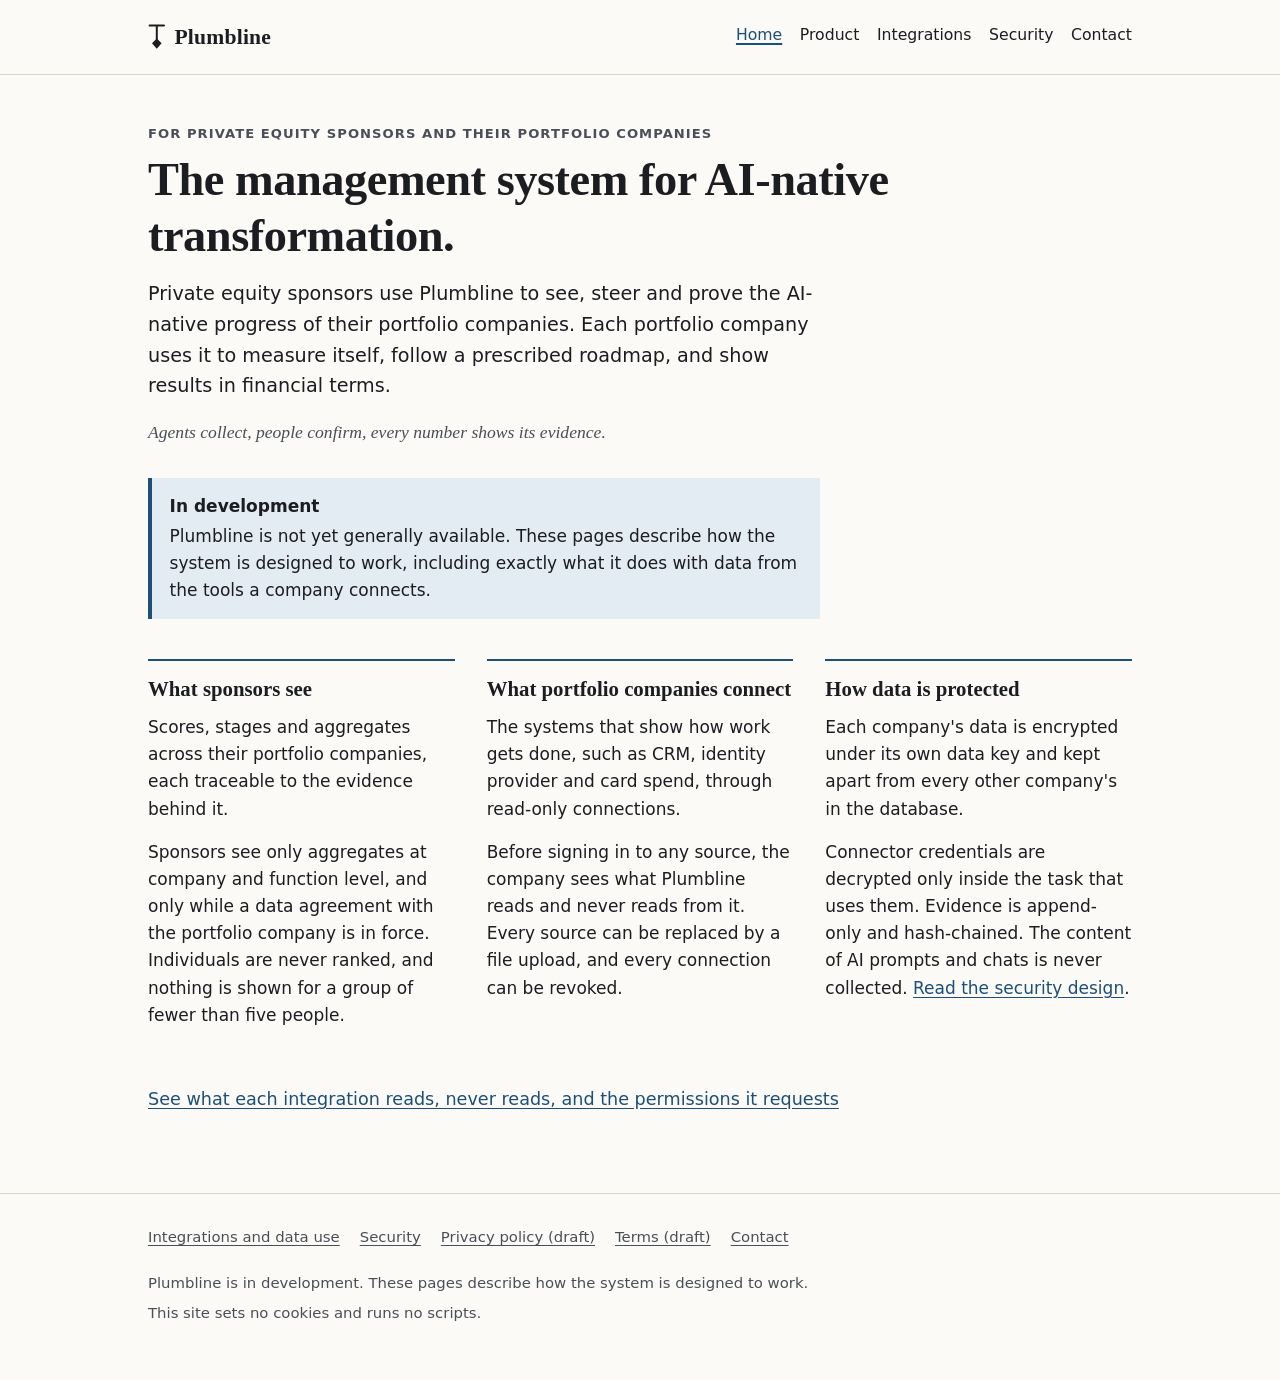
<file: src/index.html>
<!doctype html>
<html lang="en">
<head>
  <meta charset="utf-8">
  <meta name="viewport" content="width=device-width, initial-scale=1">
  <title>Plumbline: the management system for AI-native transformation</title>
  <meta name="description" content="Plumbline helps private equity sponsors see, steer and prove the AI-native progress of their portfolio companies, with read-only connections and evidence behind every number.">
  <link rel="canonical" href="__BASE_URL__/">
  <link rel="icon" href="favicon.svg" type="image/svg+xml">
  <link rel="stylesheet" href="styles.css">
</head>
<body>
  <a class="skip-link" href="#main">Skip to main content</a>
  <header class="site-header">
    <div class="wrap">
      <a class="brand" href="index.html"><svg viewBox="0 0 22 32" aria-hidden="true" focusable="false"><path d="M2 2h18M11 2v17" stroke="currentColor" stroke-width="2.5" stroke-linecap="round" fill="none"/><path d="M11 18l6 6-6 7-6-7z" fill="currentColor"/></svg><span>Plumbline</span></a>
      <nav class="site-nav" aria-label="Main">
        <ul>
        <li><a href="index.html" aria-current="page">Home</a></li>
        <li><a href="product.html">Product</a></li>
        <li><a href="integrations.html">Integrations</a></li>
        <li><a href="security.html">Security</a></li>
        <li><a href="contact.html">Contact</a></li>
        </ul>
      </nav>
    </div>
  </header>
  <main id="main" tabindex="-1">
    <div class="wrap">
      <section class="hero" aria-labelledby="hero-title">
        <p class="eyebrow">For private equity sponsors and their portfolio companies</p>
        <h1 id="hero-title">The management system for AI-native transformation.</h1>
        <p class="lede">Private equity sponsors use Plumbline to see, steer and prove the AI-native progress of their portfolio companies. Each portfolio company uses it to measure itself, follow a prescribed roadmap, and show results in financial terms.</p>
        <p class="principle">Agents collect, people confirm, every number shows its evidence.</p>
      </section>

      <div class="notice">
        <p><strong>In development</strong>Plumbline is not yet generally available. These pages describe how the system is designed to work, including exactly what it does with data from the tools a company connects.</p>
      </div>

      <div class="cols">
        <section aria-labelledby="sponsors">
          <h2 id="sponsors">What sponsors see</h2>
          <p>Scores, stages and aggregates across their portfolio companies, each traceable to the evidence behind it.</p>
          <p>Sponsors see only aggregates at company and function level, and only while a data agreement with the portfolio company is in force. Individuals are never ranked, and nothing is shown for a group of fewer than five people.</p>
        </section>
        <section aria-labelledby="portcos">
          <h2 id="portcos">What portfolio companies connect</h2>
          <p>The systems that show how work gets done, such as CRM, identity provider and card spend, through read-only connections.</p>
          <p>Before signing in to any source, the company sees what Plumbline reads and never reads from it. Every source can be replaced by a file upload, and every connection can be revoked.</p>
        </section>
        <section aria-labelledby="protection">
          <h2 id="protection">How data is protected</h2>
          <p>Each company's data is encrypted under its own data key and kept apart from every other company's in the database.</p>
          <p>Connector credentials are decrypted only inside the task that uses them. Evidence is append-only and hash-chained. The content of AI prompts and chats is never collected. <a href="security.html">Read the security design</a>.</p>
        </section>
      </div>

      <p class="cta"><a href="integrations.html">See what each integration reads, never reads, and the permissions it requests</a></p>
    </div>
  </main>
  <footer class="site-footer">
    <div class="wrap">
      <nav aria-label="Footer">
        <ul>
          <li><a href="integrations.html">Integrations and data use</a></li>
          <li><a href="security.html">Security</a></li>
          <li><a href="privacy.html">Privacy policy (draft)</a></li>
          <li><a href="terms.html">Terms (draft)</a></li>
          <li><a href="contact.html">Contact</a></li>
        </ul>
      </nav>
      <p>Plumbline is in development. These pages describe how the system is designed to work.</p>
      <p>This site sets no cookies and runs no scripts.</p>
    </div>
  </footer>
</body>
</html>
</file>
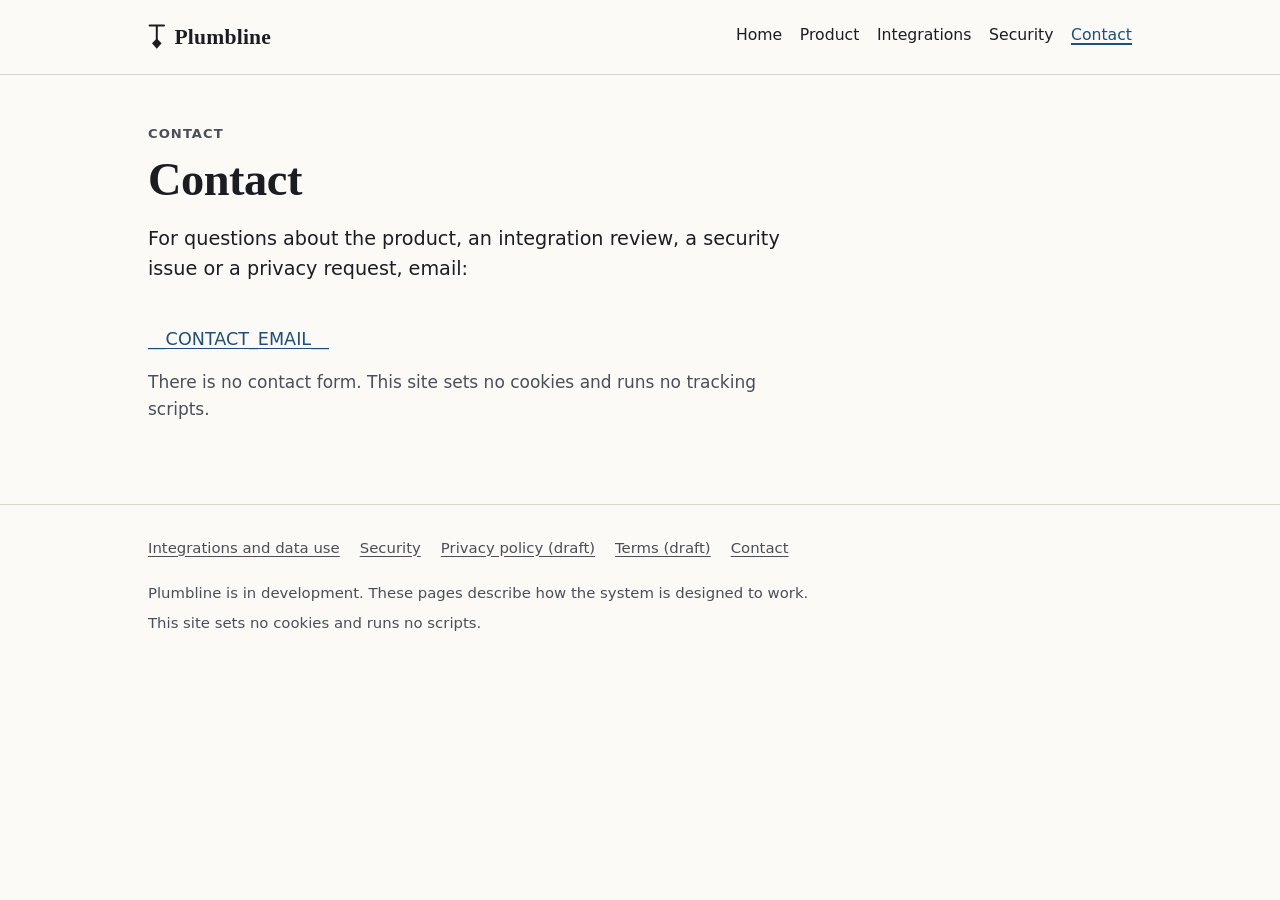
<file: src/contact.html>
<!doctype html>
<html lang="en">
<head>
  <meta charset="utf-8">
  <meta name="viewport" content="width=device-width, initial-scale=1">
  <title>Contact | Plumbline</title>
  <meta name="description" content="How to contact Plumbline about the product, integrations, security or privacy.">
  <link rel="canonical" href="__BASE_URL__/contact.html">
  <link rel="icon" href="favicon.svg" type="image/svg+xml">
  <link rel="stylesheet" href="styles.css">
</head>
<body>
  <a class="skip-link" href="#main">Skip to main content</a>
  <header class="site-header">
    <div class="wrap">
      <a class="brand" href="index.html"><svg viewBox="0 0 22 32" aria-hidden="true" focusable="false"><path d="M2 2h18M11 2v17" stroke="currentColor" stroke-width="2.5" stroke-linecap="round" fill="none"/><path d="M11 18l6 6-6 7-6-7z" fill="currentColor"/></svg><span>Plumbline</span></a>
      <nav class="site-nav" aria-label="Main">
        <ul>
        <li><a href="index.html">Home</a></li>
        <li><a href="product.html">Product</a></li>
        <li><a href="integrations.html">Integrations</a></li>
        <li><a href="security.html">Security</a></li>
        <li><a href="contact.html" aria-current="page">Contact</a></li>
        </ul>
      </nav>
    </div>
  </header>
  <main id="main" tabindex="-1">
    <div class="wrap">
      <p class="eyebrow">Contact</p>
      <h1>Contact</h1>
      <div class="prose">
        <p class="lede">For questions about the product, an integration review, a security issue or a privacy request, email:</p>
        <p class="cta"><a href="mailto:__CONTACT_EMAIL__">__CONTACT_EMAIL__</a></p>
        <p class="muted">There is no contact form. This site sets no cookies and runs no tracking scripts.</p>
      </div>
    </div>
  </main>
  <footer class="site-footer">
    <div class="wrap">
      <nav aria-label="Footer">
        <ul>
          <li><a href="integrations.html">Integrations and data use</a></li>
          <li><a href="security.html">Security</a></li>
          <li><a href="privacy.html">Privacy policy (draft)</a></li>
          <li><a href="terms.html">Terms (draft)</a></li>
          <li><a href="contact.html">Contact</a></li>
        </ul>
      </nav>
      <p>Plumbline is in development. These pages describe how the system is designed to work.</p>
      <p>This site sets no cookies and runs no scripts.</p>
    </div>
  </footer>
</body>
</html>
</file>
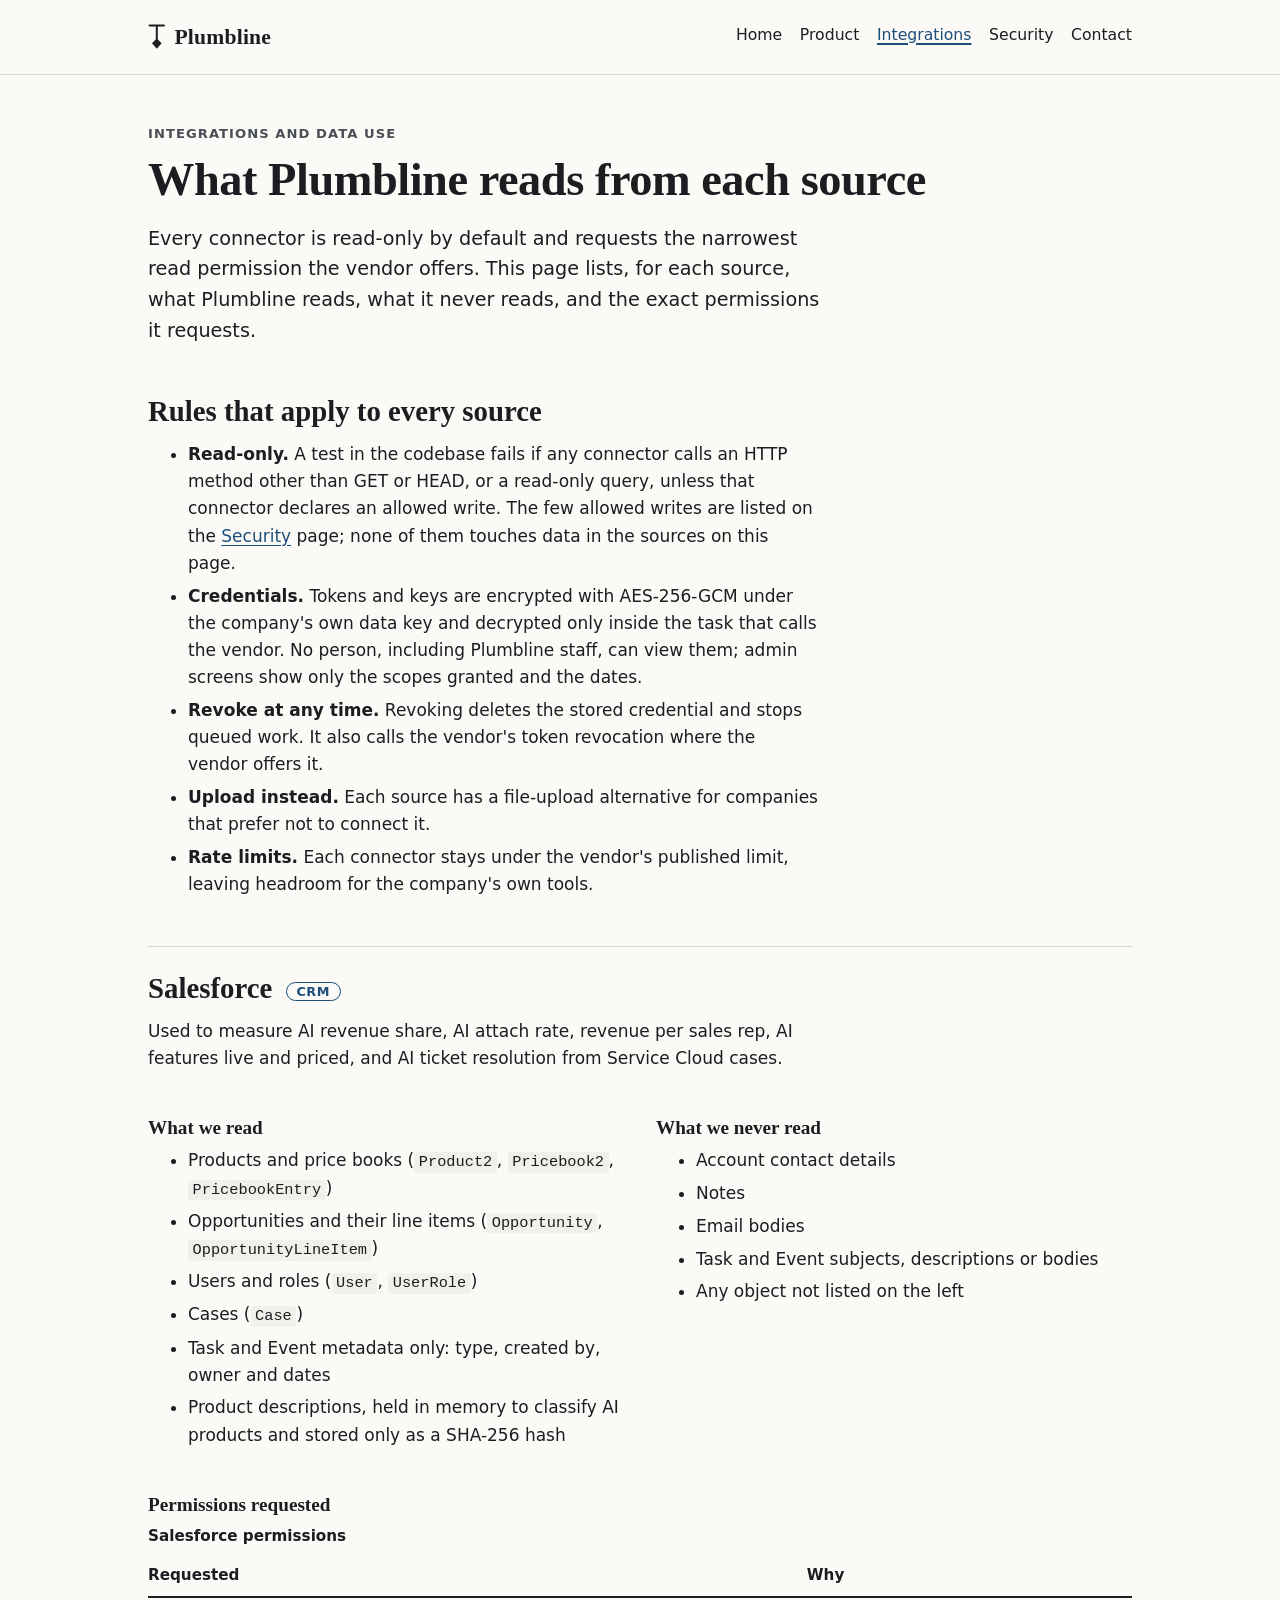
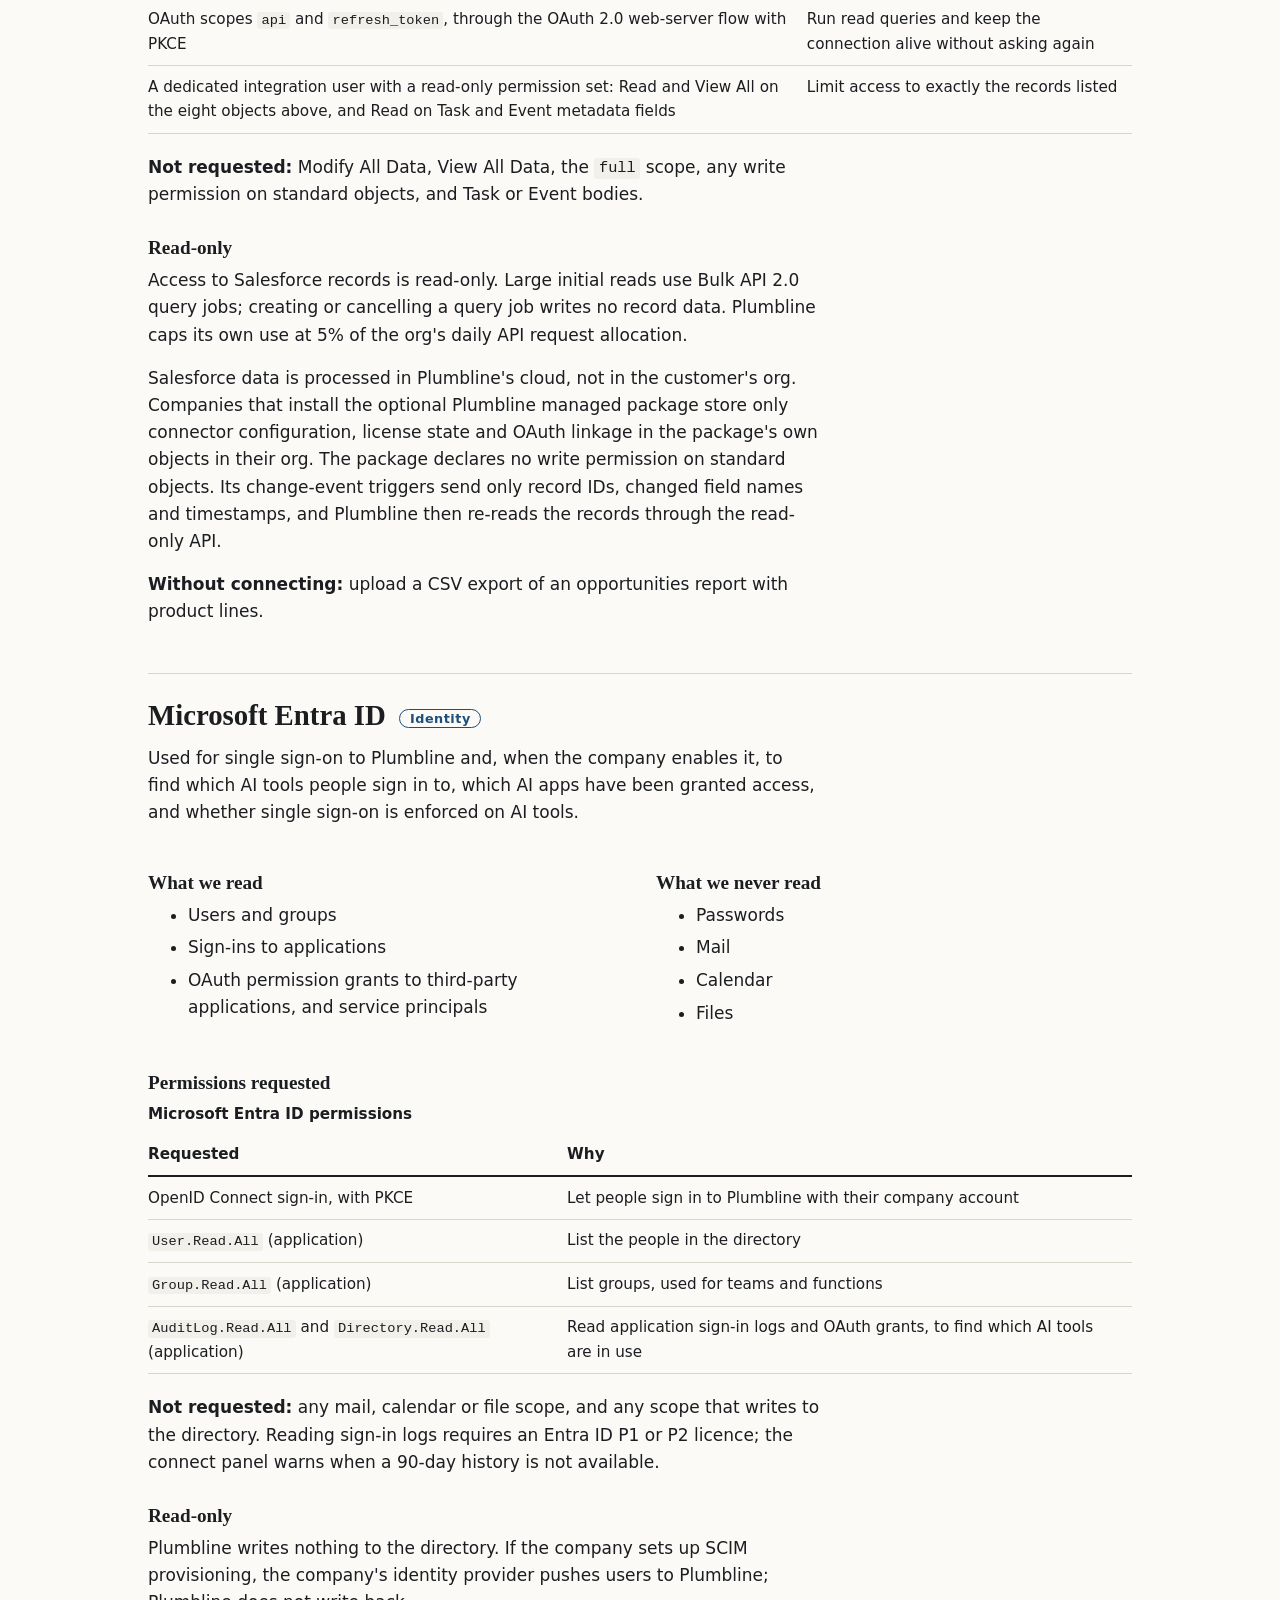
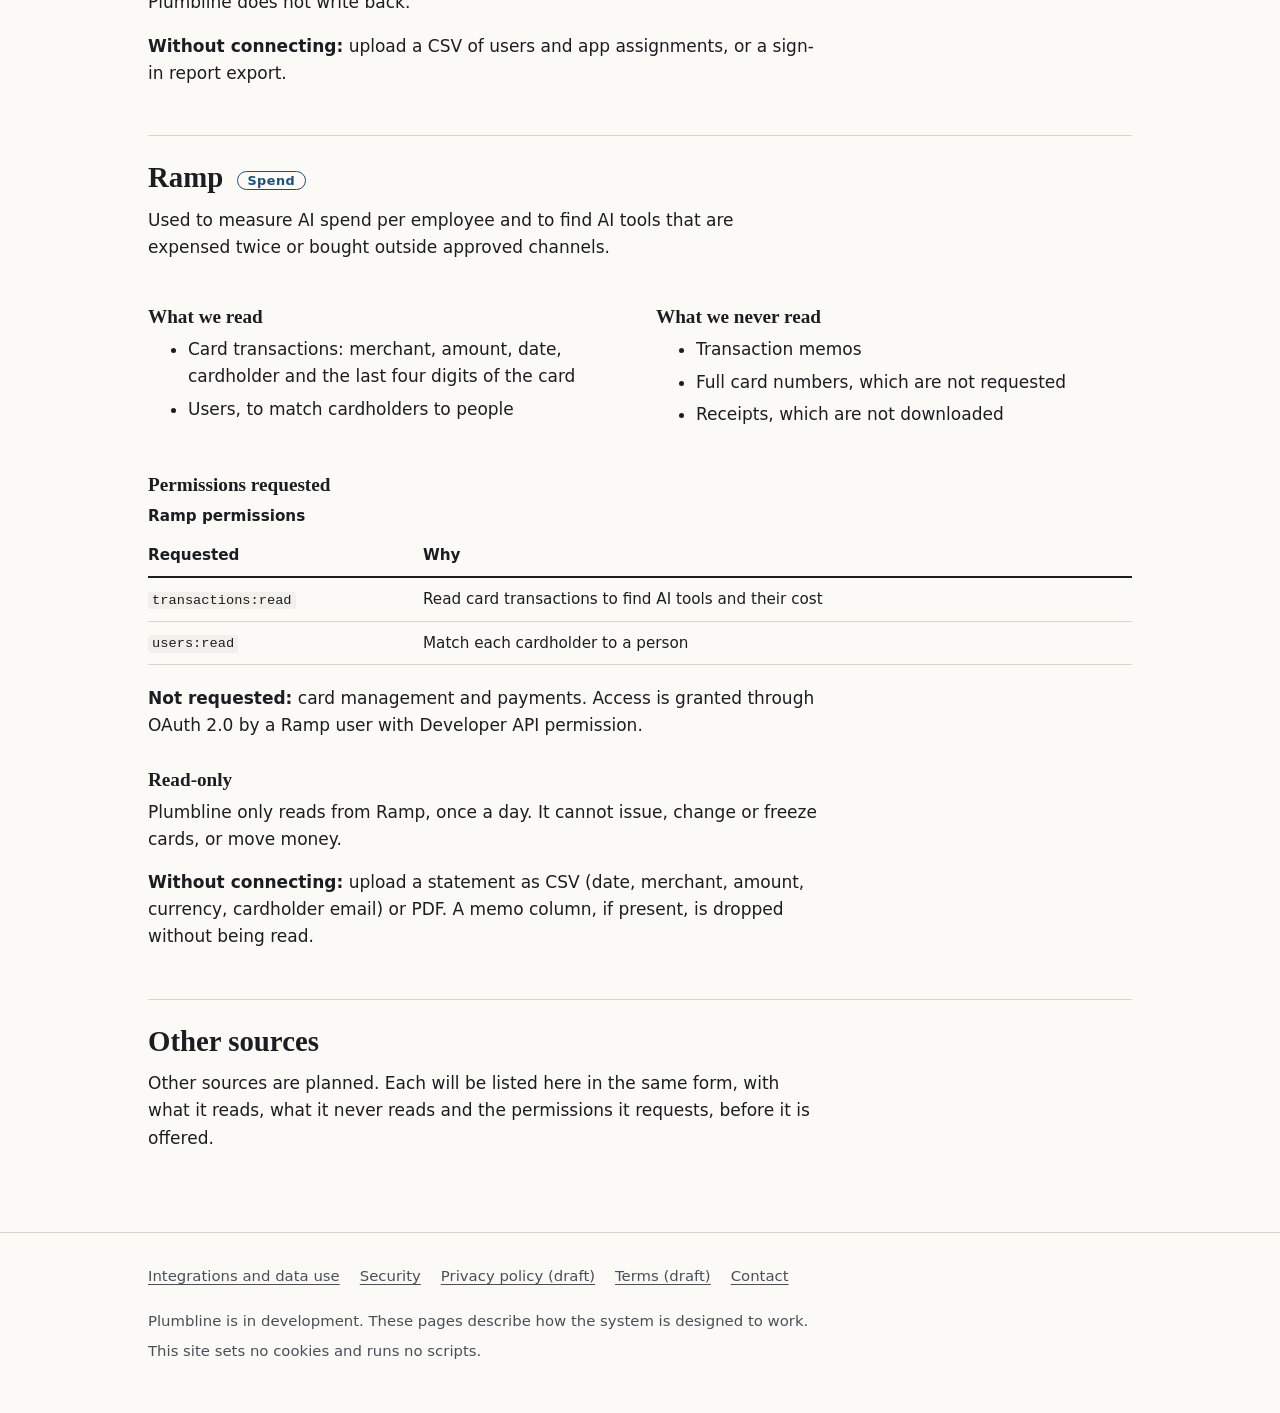
<file: src/integrations.html>
<!doctype html>
<html lang="en">
<head>
  <meta charset="utf-8">
  <meta name="viewport" content="width=device-width, initial-scale=1">
  <title>Integrations and data use | Plumbline</title>
  <meta name="description" content="What Plumbline reads and never reads from Salesforce, Microsoft Entra ID and Ramp, the exact permission scopes it requests, and how read-only access is enforced.">
  <link rel="canonical" href="__BASE_URL__/integrations.html">
  <link rel="icon" href="favicon.svg" type="image/svg+xml">
  <link rel="stylesheet" href="styles.css">
</head>
<body>
  <a class="skip-link" href="#main">Skip to main content</a>
  <header class="site-header">
    <div class="wrap">
      <a class="brand" href="index.html"><svg viewBox="0 0 22 32" aria-hidden="true" focusable="false"><path d="M2 2h18M11 2v17" stroke="currentColor" stroke-width="2.5" stroke-linecap="round" fill="none"/><path d="M11 18l6 6-6 7-6-7z" fill="currentColor"/></svg><span>Plumbline</span></a>
      <nav class="site-nav" aria-label="Main">
        <ul>
        <li><a href="index.html">Home</a></li>
        <li><a href="product.html">Product</a></li>
        <li><a href="integrations.html" aria-current="page">Integrations</a></li>
        <li><a href="security.html">Security</a></li>
        <li><a href="contact.html">Contact</a></li>
        </ul>
      </nav>
    </div>
  </header>
  <main id="main" tabindex="-1">
    <div class="wrap">
      <p class="eyebrow">Integrations and data use</p>
      <h1>What Plumbline reads from each source</h1>
      <p class="lede">Every connector is read-only by default and requests the narrowest read permission the vendor offers. This page lists, for each source, what Plumbline reads, what it never reads, and the exact permissions it requests.</p>

      <section aria-labelledby="common" class="prose">
        <h2 id="common">Rules that apply to every source</h2>
        <ul>
          <li><strong>Read-only.</strong> A test in the codebase fails if any connector calls an HTTP method other than GET or HEAD, or a read-only query, unless that connector declares an allowed write. The few allowed writes are listed on the <a href="security.html#read-only">Security</a> page; none of them touches data in the sources on this page.</li>
          <li><strong>Credentials.</strong> Tokens and keys are encrypted with AES-256-GCM under the company's own data key and decrypted only inside the task that calls the vendor. No person, including Plumbline staff, can view them; admin screens show only the scopes granted and the dates.</li>
          <li><strong>Revoke at any time.</strong> Revoking deletes the stored credential and stops queued work. It also calls the vendor's token revocation where the vendor offers it.</li>
          <li><strong>Upload instead.</strong> Each source has a file-upload alternative for companies that prefer not to connect it.</li>
          <li><strong>Rate limits.</strong> Each connector stays under the vendor's published limit, leaving headroom for the company's own tools.</li>
        </ul>
      </section>

      <section class="source" aria-labelledby="sf">
        <h2 id="sf">Salesforce <span class="tag">CRM</span></h2>
        <p class="prose">Used to measure AI revenue share, AI attach rate, revenue per sales rep, AI features live and priced, and AI ticket resolution from Service Cloud cases.</p>
        <div class="facts">
          <div>
            <h3>What we read</h3>
            <ul>
              <li>Products and price books (<code>Product2</code>, <code>Pricebook2</code>, <code>PricebookEntry</code>)</li>
              <li>Opportunities and their line items (<code>Opportunity</code>, <code>OpportunityLineItem</code>)</li>
              <li>Users and roles (<code>User</code>, <code>UserRole</code>)</li>
              <li>Cases (<code>Case</code>)</li>
              <li>Task and Event metadata only: type, created by, owner and dates</li>
              <li>Product descriptions, held in memory to classify AI products and stored only as a SHA-256 hash</li>
            </ul>
          </div>
          <div>
            <h3>What we never read</h3>
            <ul>
              <li>Account contact details</li>
              <li>Notes</li>
              <li>Email bodies</li>
              <li>Task and Event subjects, descriptions or bodies</li>
              <li>Any object not listed on the left</li>
            </ul>
          </div>
        </div>
        <h3>Permissions requested</h3>
        <div class="table-wrap">
          <table>
            <caption>Salesforce permissions</caption>
            <thead><tr><th scope="col">Requested</th><th scope="col">Why</th></tr></thead>
            <tbody>
              <tr><td>OAuth scopes <code>api</code> and <code>refresh_token</code>, through the OAuth 2.0 web-server flow with PKCE</td><td>Run read queries and keep the connection alive without asking again</td></tr>
              <tr><td>A dedicated integration user with a read-only permission set: Read and View All on the eight objects above, and Read on Task and Event metadata fields</td><td>Limit access to exactly the records listed</td></tr>
            </tbody>
          </table>
        </div>
        <p class="prose"><strong>Not requested:</strong> Modify All Data, View All Data, the <code>full</code> scope, any write permission on standard objects, and Task or Event bodies.</p>
        <h3>Read-only</h3>
        <div class="prose">
          <p>Access to Salesforce records is read-only. Large initial reads use Bulk API 2.0 query jobs; creating or cancelling a query job writes no record data. Plumbline caps its own use at 5% of the org's daily API request allocation.</p>
          <p>Salesforce data is processed in Plumbline's cloud, not in the customer's org. Companies that install the optional Plumbline managed package store only connector configuration, license state and OAuth linkage in the package's own objects in their org. The package declares no write permission on standard objects. Its change-event triggers send only record IDs, changed field names and timestamps, and Plumbline then re-reads the records through the read-only API.</p>
          <p><strong>Without connecting:</strong> upload a CSV export of an opportunities report with product lines.</p>
        </div>
      </section>

      <section class="source" aria-labelledby="entra">
        <h2 id="entra">Microsoft Entra ID <span class="tag">Identity</span></h2>
        <p class="prose">Used for single sign-on to Plumbline and, when the company enables it, to find which AI tools people sign in to, which AI apps have been granted access, and whether single sign-on is enforced on AI tools.</p>
        <div class="facts">
          <div>
            <h3>What we read</h3>
            <ul>
              <li>Users and groups</li>
              <li>Sign-ins to applications</li>
              <li>OAuth permission grants to third-party applications, and service principals</li>
            </ul>
          </div>
          <div>
            <h3>What we never read</h3>
            <ul>
              <li>Passwords</li>
              <li>Mail</li>
              <li>Calendar</li>
              <li>Files</li>
            </ul>
          </div>
        </div>
        <h3>Permissions requested</h3>
        <div class="table-wrap">
          <table>
            <caption>Microsoft Entra ID permissions</caption>
            <thead><tr><th scope="col">Requested</th><th scope="col">Why</th></tr></thead>
            <tbody>
              <tr><td>OpenID Connect sign-in, with PKCE</td><td>Let people sign in to Plumbline with their company account</td></tr>
              <tr><td><code>User.Read.All</code> (application)</td><td>List the people in the directory</td></tr>
              <tr><td><code>Group.Read.All</code> (application)</td><td>List groups, used for teams and functions</td></tr>
              <tr><td><code>AuditLog.Read.All</code> and <code>Directory.Read.All</code> (application)</td><td>Read application sign-in logs and OAuth grants, to find which AI tools are in use</td></tr>
            </tbody>
          </table>
        </div>
        <p class="prose"><strong>Not requested:</strong> any mail, calendar or file scope, and any scope that writes to the directory. Reading sign-in logs requires an Entra ID P1 or P2 licence; the connect panel warns when a 90-day history is not available.</p>
        <h3>Read-only</h3>
        <div class="prose">
          <p>Plumbline writes nothing to the directory. If the company sets up SCIM provisioning, the company's identity provider pushes users to Plumbline; Plumbline does not write back.</p>
          <p><strong>Without connecting:</strong> upload a CSV of users and app assignments, or a sign-in report export.</p>
        </div>
      </section>

      <section class="source" aria-labelledby="ramp">
        <h2 id="ramp">Ramp <span class="tag">Spend</span></h2>
        <p class="prose">Used to measure AI spend per employee and to find AI tools that are expensed twice or bought outside approved channels.</p>
        <div class="facts">
          <div>
            <h3>What we read</h3>
            <ul>
              <li>Card transactions: merchant, amount, date, cardholder and the last four digits of the card</li>
              <li>Users, to match cardholders to people</li>
            </ul>
          </div>
          <div>
            <h3>What we never read</h3>
            <ul>
              <li>Transaction memos</li>
              <li>Full card numbers, which are not requested</li>
              <li>Receipts, which are not downloaded</li>
            </ul>
          </div>
        </div>
        <h3>Permissions requested</h3>
        <div class="table-wrap">
          <table>
            <caption>Ramp permissions</caption>
            <thead><tr><th scope="col">Requested</th><th scope="col">Why</th></tr></thead>
            <tbody>
              <tr><td><code>transactions:read</code></td><td>Read card transactions to find AI tools and their cost</td></tr>
              <tr><td><code>users:read</code></td><td>Match each cardholder to a person</td></tr>
            </tbody>
          </table>
        </div>
        <p class="prose"><strong>Not requested:</strong> card management and payments. Access is granted through OAuth 2.0 by a Ramp user with Developer API permission.</p>
        <h3>Read-only</h3>
        <div class="prose">
          <p>Plumbline only reads from Ramp, once a day. It cannot issue, change or freeze cards, or move money.</p>
          <p><strong>Without connecting:</strong> upload a statement as CSV (date, merchant, amount, currency, cardholder email) or PDF. A memo column, if present, is dropped without being read.</p>
        </div>
      </section>

      <section class="source" aria-labelledby="planned">
        <h2 id="planned">Other sources</h2>
        <p class="prose">Other sources are planned. Each will be listed here in the same form, with what it reads, what it never reads and the permissions it requests, before it is offered.</p>
      </section>
    </div>
  </main>
  <footer class="site-footer">
    <div class="wrap">
      <nav aria-label="Footer">
        <ul>
          <li><a href="integrations.html">Integrations and data use</a></li>
          <li><a href="security.html">Security</a></li>
          <li><a href="privacy.html">Privacy policy (draft)</a></li>
          <li><a href="terms.html">Terms (draft)</a></li>
          <li><a href="contact.html">Contact</a></li>
        </ul>
      </nav>
      <p>Plumbline is in development. These pages describe how the system is designed to work.</p>
      <p>This site sets no cookies and runs no scripts.</p>
    </div>
  </footer>
</body>
</html>
</file>
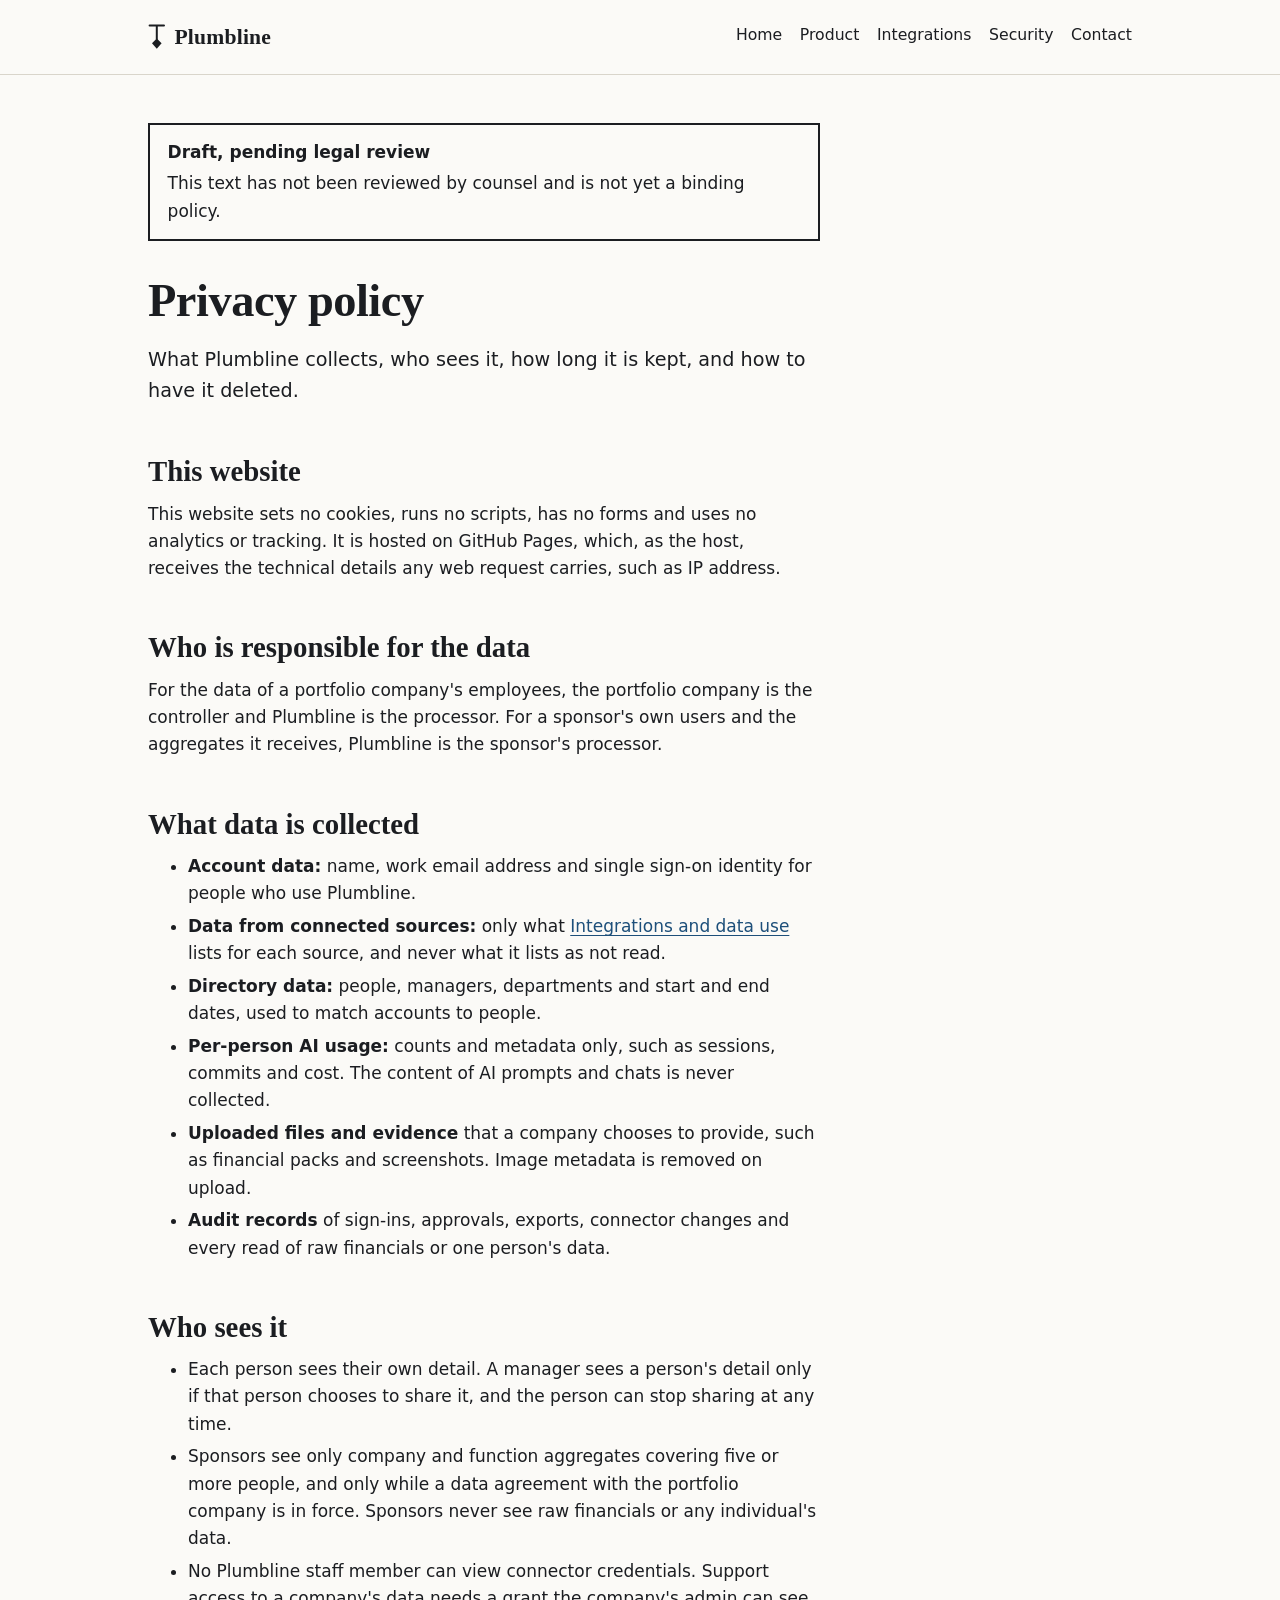
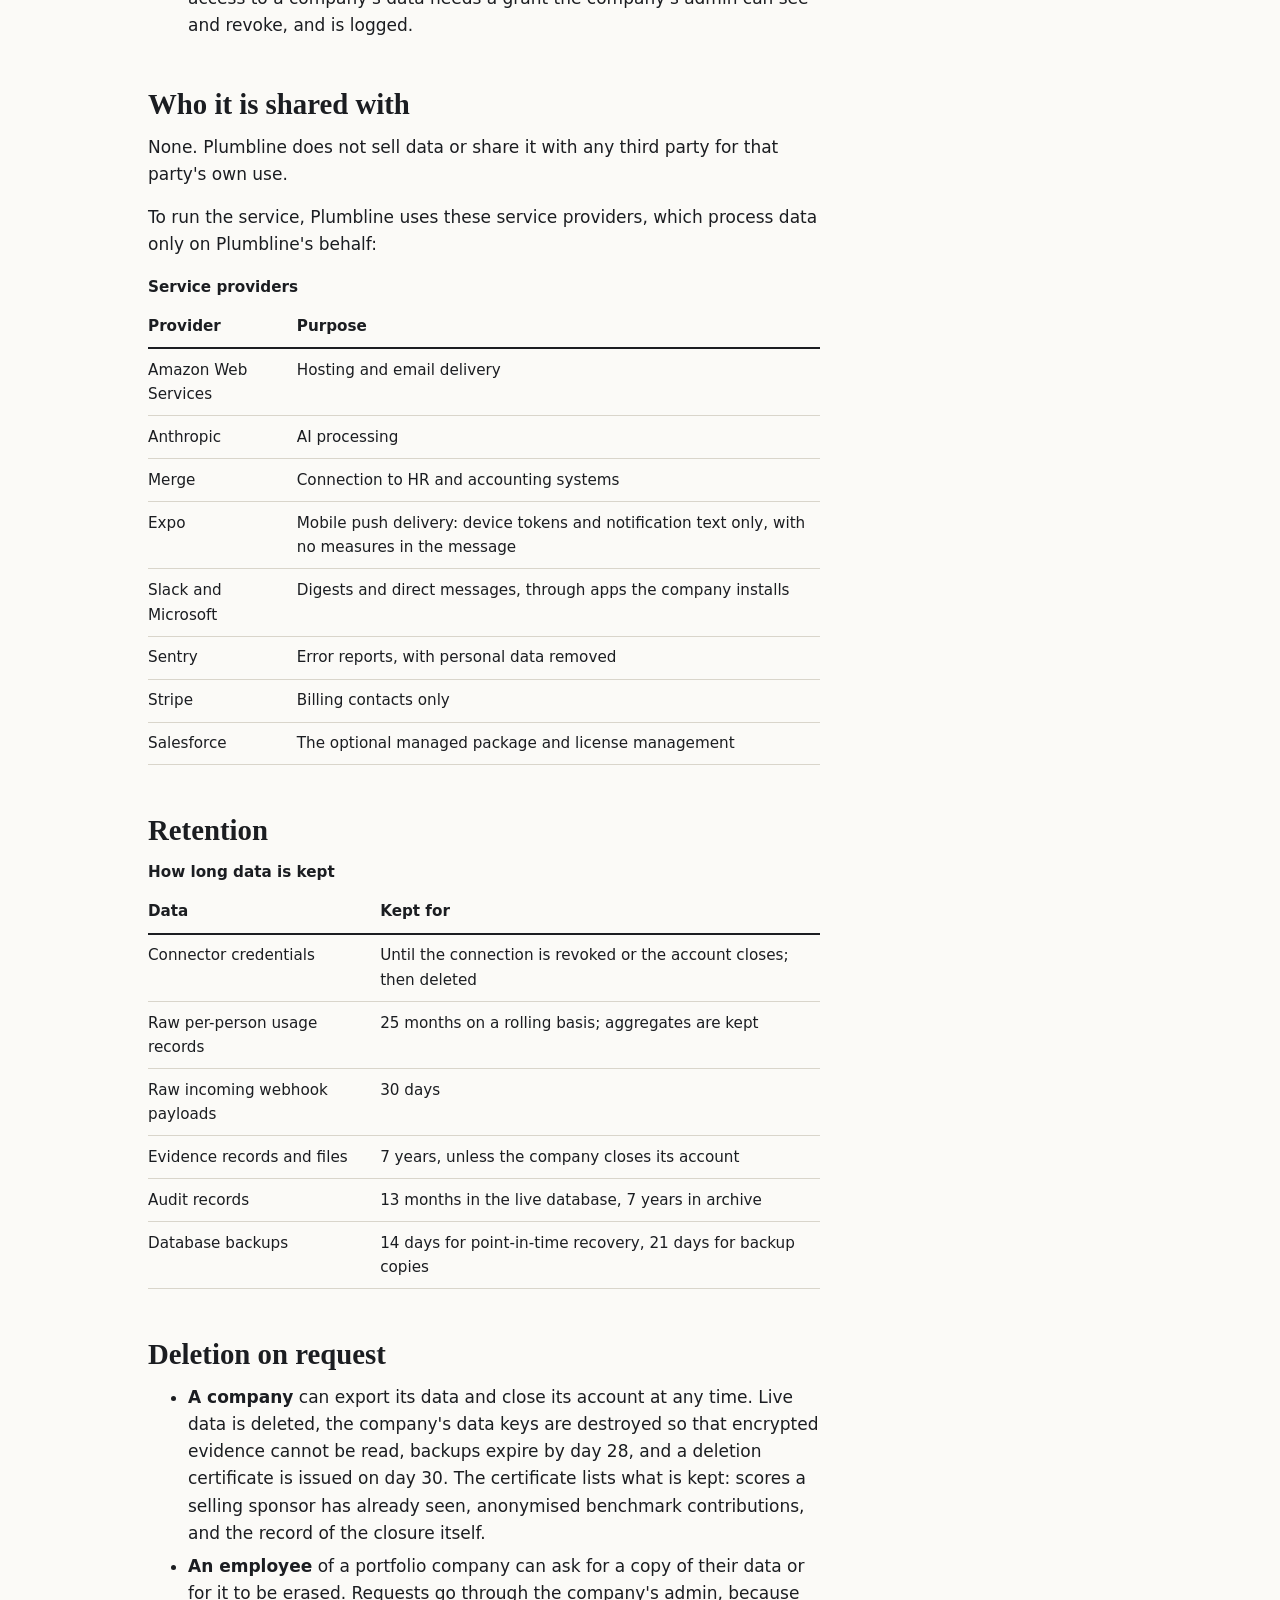
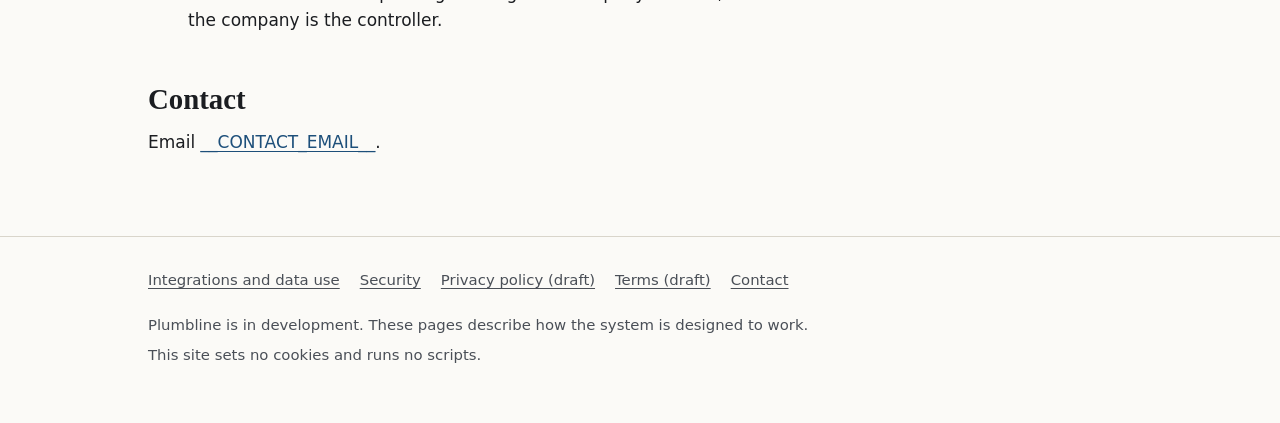
<file: src/privacy.html>
<!doctype html>
<html lang="en">
<head>
  <meta charset="utf-8">
  <meta name="viewport" content="width=device-width, initial-scale=1">
  <title>Privacy policy (draft) | Plumbline</title>
  <meta name="description" content="Draft privacy policy for Plumbline, pending legal review: what data is collected, who it is shared with, how long it is kept, and how to have it deleted.">
  <link rel="canonical" href="__BASE_URL__/privacy.html">
  <link rel="icon" href="favicon.svg" type="image/svg+xml">
  <link rel="stylesheet" href="styles.css">
</head>
<body>
  <a class="skip-link" href="#main">Skip to main content</a>
  <header class="site-header">
    <div class="wrap">
      <a class="brand" href="index.html"><svg viewBox="0 0 22 32" aria-hidden="true" focusable="false"><path d="M2 2h18M11 2v17" stroke="currentColor" stroke-width="2.5" stroke-linecap="round" fill="none"/><path d="M11 18l6 6-6 7-6-7z" fill="currentColor"/></svg><span>Plumbline</span></a>
      <nav class="site-nav" aria-label="Main">
        <ul>
        <li><a href="index.html">Home</a></li>
        <li><a href="product.html">Product</a></li>
        <li><a href="integrations.html">Integrations</a></li>
        <li><a href="security.html">Security</a></li>
        <li><a href="contact.html">Contact</a></li>
        </ul>
      </nav>
    </div>
  </header>
  <main id="main" tabindex="-1">
    <div class="wrap">
      <div class="draft-banner" role="note">Draft, pending legal review<span>This text has not been reviewed by counsel and is not yet a binding policy.</span></div>
      <h1>Privacy policy</h1>
      <p class="lede">What Plumbline collects, who sees it, how long it is kept, and how to have it deleted.</p>

      <section aria-labelledby="site" class="prose">
        <h2 id="site">This website</h2>
        <p>This website sets no cookies, runs no scripts, has no forms and uses no analytics or tracking. It is hosted on GitHub Pages, which, as the host, receives the technical details any web request carries, such as IP address.</p>
      </section>

      <section aria-labelledby="roles" class="prose">
        <h2 id="roles">Who is responsible for the data</h2>
        <p>For the data of a portfolio company's employees, the portfolio company is the controller and Plumbline is the processor. For a sponsor's own users and the aggregates it receives, Plumbline is the sponsor's processor.</p>
      </section>

      <section aria-labelledby="collected" class="prose">
        <h2 id="collected">What data is collected</h2>
        <ul>
          <li><strong>Account data:</strong> name, work email address and single sign-on identity for people who use Plumbline.</li>
          <li><strong>Data from connected sources:</strong> only what <a href="integrations.html">Integrations and data use</a> lists for each source, and never what it lists as not read.</li>
          <li><strong>Directory data:</strong> people, managers, departments and start and end dates, used to match accounts to people.</li>
          <li><strong>Per-person AI usage:</strong> counts and metadata only, such as sessions, commits and cost. The content of AI prompts and chats is never collected.</li>
          <li><strong>Uploaded files and evidence</strong> that a company chooses to provide, such as financial packs and screenshots. Image metadata is removed on upload.</li>
          <li><strong>Audit records</strong> of sign-ins, approvals, exports, connector changes and every read of raw financials or one person's data.</li>
        </ul>
      </section>

      <section aria-labelledby="who-sees" class="prose">
        <h2 id="who-sees">Who sees it</h2>
        <ul>
          <li>Each person sees their own detail. A manager sees a person's detail only if that person chooses to share it, and the person can stop sharing at any time.</li>
          <li>Sponsors see only company and function aggregates covering five or more people, and only while a data agreement with the portfolio company is in force. Sponsors never see raw financials or any individual's data.</li>
          <li>No Plumbline staff member can view connector credentials. Support access to a company's data needs a grant the company's admin can see and revoke, and is logged.</li>
        </ul>
      </section>

      <section aria-labelledby="shared" class="prose">
        <h2 id="shared">Who it is shared with</h2>
        <p>None. Plumbline does not sell data or share it with any third party for that party's own use.</p>
        <p>To run the service, Plumbline uses these service providers, which process data only on Plumbline's behalf:</p>
        <div class="table-wrap">
          <table>
            <caption>Service providers</caption>
            <thead><tr><th scope="col">Provider</th><th scope="col">Purpose</th></tr></thead>
            <tbody>
              <tr><td>Amazon Web Services</td><td>Hosting and email delivery</td></tr>
              <tr><td>Anthropic</td><td>AI processing</td></tr>
              <tr><td>Merge</td><td>Connection to HR and accounting systems</td></tr>
              <tr><td>Expo</td><td>Mobile push delivery: device tokens and notification text only, with no measures in the message</td></tr>
              <tr><td>Slack and Microsoft</td><td>Digests and direct messages, through apps the company installs</td></tr>
              <tr><td>Sentry</td><td>Error reports, with personal data removed</td></tr>
              <tr><td>Stripe</td><td>Billing contacts only</td></tr>
              <tr><td>Salesforce</td><td>The optional managed package and license management</td></tr>
            </tbody>
          </table>
        </div>
      </section>

      <section aria-labelledby="retention" class="prose">
        <h2 id="retention">Retention</h2>
        <div class="table-wrap">
          <table>
            <caption>How long data is kept</caption>
            <thead><tr><th scope="col">Data</th><th scope="col">Kept for</th></tr></thead>
            <tbody>
              <tr><td>Connector credentials</td><td>Until the connection is revoked or the account closes; then deleted</td></tr>
              <tr><td>Raw per-person usage records</td><td>25 months on a rolling basis; aggregates are kept</td></tr>
              <tr><td>Raw incoming webhook payloads</td><td>30 days</td></tr>
              <tr><td>Evidence records and files</td><td>7 years, unless the company closes its account</td></tr>
              <tr><td>Audit records</td><td>13 months in the live database, 7 years in archive</td></tr>
              <tr><td>Database backups</td><td>14 days for point-in-time recovery, 21 days for backup copies</td></tr>
            </tbody>
          </table>
        </div>
      </section>

      <section aria-labelledby="deletion" class="prose">
        <h2 id="deletion">Deletion on request</h2>
        <ul>
          <li><strong>A company</strong> can export its data and close its account at any time. Live data is deleted, the company's data keys are destroyed so that encrypted evidence cannot be read, backups expire by day 28, and a deletion certificate is issued on day 30. The certificate lists what is kept: scores a selling sponsor has already seen, anonymised benchmark contributions, and the record of the closure itself.</li>
          <li><strong>An employee</strong> of a portfolio company can ask for a copy of their data or for it to be erased. Requests go through the company's admin, because the company is the controller.</li>
        </ul>
      </section>

      <section aria-labelledby="privacy-contact" class="prose">
        <h2 id="privacy-contact">Contact</h2>
        <p>Email <a href="mailto:__CONTACT_EMAIL__">__CONTACT_EMAIL__</a>.</p>
      </section>
    </div>
  </main>
  <footer class="site-footer">
    <div class="wrap">
      <nav aria-label="Footer">
        <ul>
          <li><a href="integrations.html">Integrations and data use</a></li>
          <li><a href="security.html">Security</a></li>
          <li><a href="privacy.html">Privacy policy (draft)</a></li>
          <li><a href="terms.html">Terms (draft)</a></li>
          <li><a href="contact.html">Contact</a></li>
        </ul>
      </nav>
      <p>Plumbline is in development. These pages describe how the system is designed to work.</p>
      <p>This site sets no cookies and runs no scripts.</p>
    </div>
  </footer>
</body>
</html>
</file>
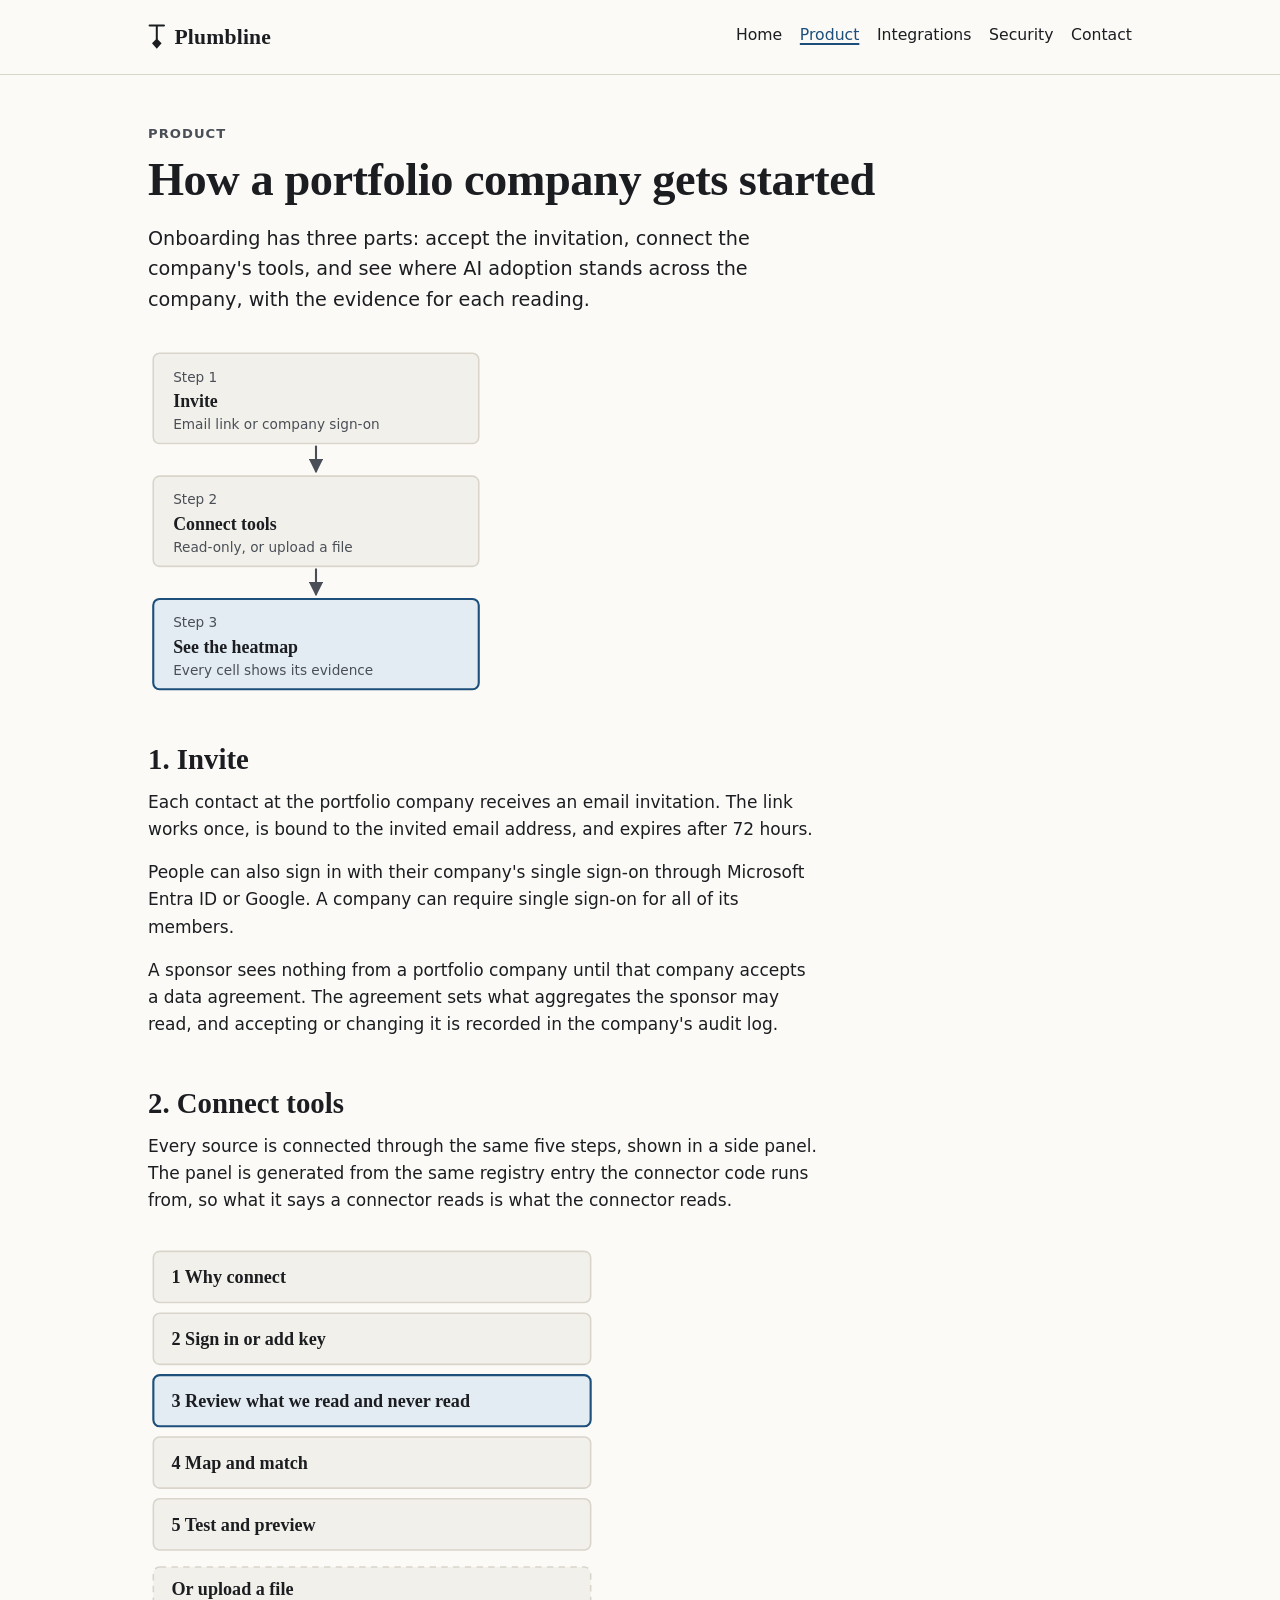
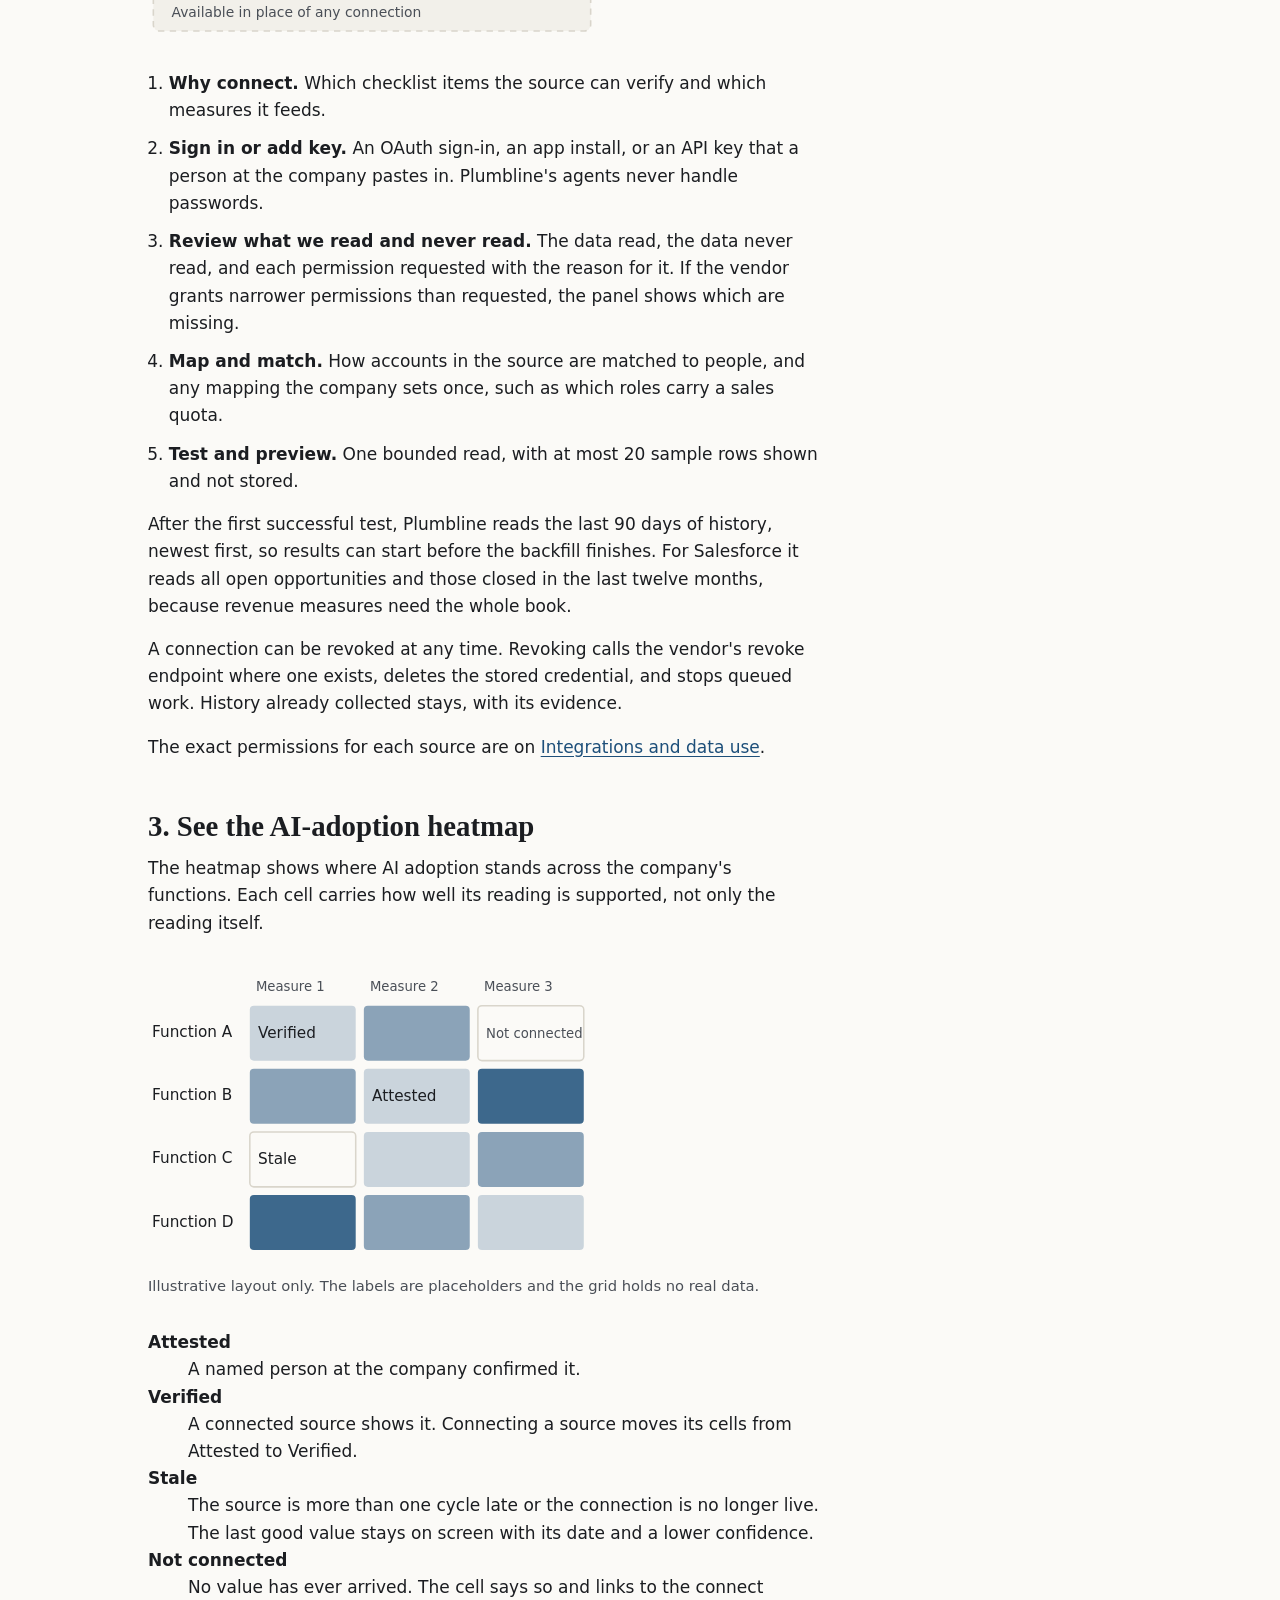
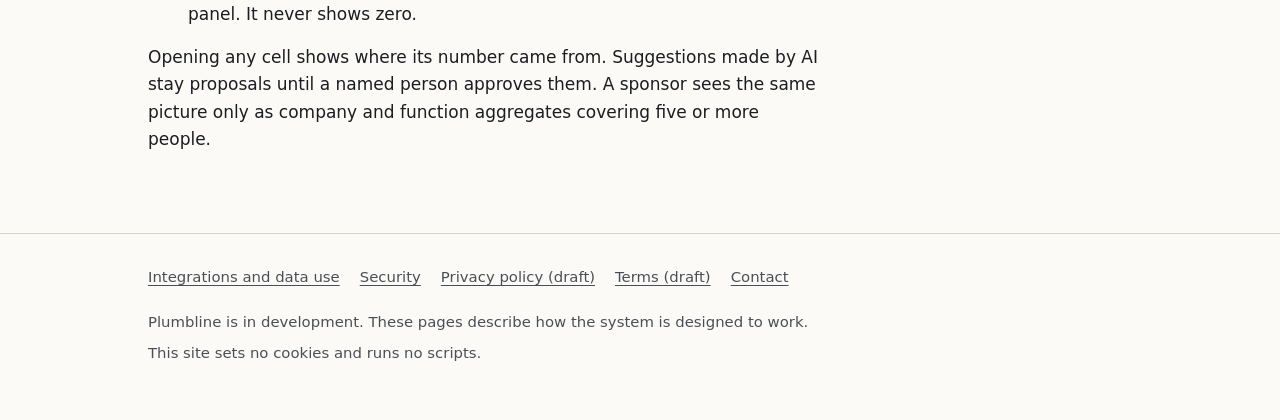
<file: src/product.html>
<!doctype html>
<html lang="en">
<head>
  <meta charset="utf-8">
  <meta name="viewport" content="width=device-width, initial-scale=1">
  <title>How it works: onboarding a portfolio company | Plumbline</title>
  <meta name="description" content="How a portfolio company starts on Plumbline: accept an invitation, connect tools through a five-step read-only connection, then see AI adoption across the company with its evidence.">
  <link rel="canonical" href="__BASE_URL__/product.html">
  <link rel="icon" href="favicon.svg" type="image/svg+xml">
  <link rel="stylesheet" href="styles.css">
</head>
<body>
  <a class="skip-link" href="#main">Skip to main content</a>
  <header class="site-header">
    <div class="wrap">
      <a class="brand" href="index.html"><svg viewBox="0 0 22 32" aria-hidden="true" focusable="false"><path d="M2 2h18M11 2v17" stroke="currentColor" stroke-width="2.5" stroke-linecap="round" fill="none"/><path d="M11 18l6 6-6 7-6-7z" fill="currentColor"/></svg><span>Plumbline</span></a>
      <nav class="site-nav" aria-label="Main">
        <ul>
        <li><a href="index.html">Home</a></li>
        <li><a href="product.html" aria-current="page">Product</a></li>
        <li><a href="integrations.html">Integrations</a></li>
        <li><a href="security.html">Security</a></li>
        <li><a href="contact.html">Contact</a></li>
        </ul>
      </nav>
    </div>
  </header>
  <main id="main" tabindex="-1">
    <div class="wrap">
      <p class="eyebrow">Product</p>
      <h1>How a portfolio company gets started</h1>
      <p class="lede">Onboarding has three parts: accept the invitation, connect the company's tools, and see where AI adoption stands across the company, with the evidence for each reading.</p>

      <figure>
        <svg class="fig-sm" viewBox="0 0 320 330" role="img" aria-labelledby="flow-t flow-d">
          <title id="flow-t">Onboarding flow</title>
          <desc id="flow-d">Three steps from top to bottom: 1, invite; 2, connect tools; 3, see the AI-adoption heatmap.</desc>
          <defs><marker id="arr" viewBox="0 0 10 10" refX="9" refY="5" markerWidth="7" markerHeight="7" orient="auto"><path class="d-head" d="M0 0L10 5L0 10z"/></marker></defs>
          <rect class="d-box" x="5" y="5" width="310" height="86" rx="6"/>
          <text class="d-small" x="24" y="32">Step 1</text>
          <text class="d-strong" x="24" y="56">Invite</text>
          <text class="d-small" x="24" y="77">Email link or company sign-on</text>
          <line class="d-line" x1="160" y1="93" x2="160" y2="118" marker-end="url(#arr)"/>
          <rect class="d-box" x="5" y="122" width="310" height="86" rx="6"/>
          <text class="d-small" x="24" y="149">Step 2</text>
          <text class="d-strong" x="24" y="173">Connect tools</text>
          <text class="d-small" x="24" y="194">Read-only, or upload a file</text>
          <line class="d-line" x1="160" y1="210" x2="160" y2="235" marker-end="url(#arr)"/>
          <rect class="d-accent" x="5" y="239" width="310" height="86" rx="6"/>
          <text class="d-small" x="24" y="266">Step 3</text>
          <text class="d-strong" x="24" y="290">See the heatmap</text>
          <text class="d-small" x="24" y="311">Every cell shows its evidence</text>
        </svg>
      </figure>

      <section aria-labelledby="s1" class="prose">
        <h2 id="s1">1. Invite</h2>
        <p>Each contact at the portfolio company receives an email invitation. The link works once, is bound to the invited email address, and expires after 72 hours.</p>
        <p>People can also sign in with their company's single sign-on through Microsoft Entra ID or Google. A company can require single sign-on for all of its members.</p>
        <p>A sponsor sees nothing from a portfolio company until that company accepts a data agreement. The agreement sets what aggregates the sponsor may read, and accepting or changing it is recorded in the company's audit log.</p>
      </section>

      <section aria-labelledby="s2">
        <h2 id="s2">2. Connect tools</h2>
        <p class="prose">Every source is connected through the same five steps, shown in a side panel. The panel is generated from the same registry entry the connector code runs from, so what it says a connector reads is what the connector reads.</p>
        <figure>
          <svg class="fig-md" viewBox="0 0 420 367" role="img" aria-labelledby="panel-t panel-d">
            <title id="panel-t">The five-step connect panel</title>
            <desc id="panel-d">Five stacked steps: why connect; sign in or add key; review what we read and never read; map and match; test and preview. Below them, a file upload is available in place of any connection.</desc>
            <rect class="d-box" x="5" y="5" width="410" height="48" rx="6"/>
            <text class="d-strong" x="22" y="35">1  Why connect</text>
            <rect class="d-box" x="5" y="63" width="410" height="48" rx="6"/>
            <text class="d-strong" x="22" y="93">2  Sign in or add key</text>
            <rect class="d-accent" x="5" y="121" width="410" height="48" rx="6"/>
            <text class="d-strong" x="22" y="151">3  Review what we read and never read</text>
            <rect class="d-box" x="5" y="179" width="410" height="48" rx="6"/>
            <text class="d-strong" x="22" y="209">4  Map and match</text>
            <rect class="d-box" x="5" y="237" width="410" height="48" rx="6"/>
            <text class="d-strong" x="22" y="267">5  Test and preview</text>
            <rect class="d-box" x="5" y="301" width="410" height="60" rx="6" stroke-dasharray="6 5"/>
            <text class="d-strong" x="22" y="327">Or upload a file</text>
            <text class="d-small" x="22" y="348">Available in place of any connection</text>
          </svg>
        </figure>
        <ol class="steps">
          <li><strong>Why connect.</strong> Which checklist items the source can verify and which measures it feeds.</li>
          <li><strong>Sign in or add key.</strong> An OAuth sign-in, an app install, or an API key that a person at the company pastes in. Plumbline's agents never handle passwords.</li>
          <li><strong>Review what we read and never read.</strong> The data read, the data never read, and each permission requested with the reason for it. If the vendor grants narrower permissions than requested, the panel shows which are missing.</li>
          <li><strong>Map and match.</strong> How accounts in the source are matched to people, and any mapping the company sets once, such as which roles carry a sales quota.</li>
          <li><strong>Test and preview.</strong> One bounded read, with at most 20 sample rows shown and not stored.</li>
        </ol>
        <div class="prose">
          <p>After the first successful test, Plumbline reads the last 90 days of history, newest first, so results can start before the backfill finishes. For Salesforce it reads all open opportunities and those closed in the last twelve months, because revenue measures need the whole book.</p>
          <p>A connection can be revoked at any time. Revoking calls the vendor's revoke endpoint where one exists, deletes the stored credential, and stops queued work. History already collected stays, with its evidence.</p>
          <p>The exact permissions for each source are on <a href="integrations.html">Integrations and data use</a>.</p>
        </div>
      </section>

      <section aria-labelledby="s3">
        <h2 id="s3">3. See the AI-adoption heatmap</h2>
        <p class="prose">The heatmap shows where AI adoption stands across the company's functions. Each cell carries how well its reading is supported, not only the reading itself.</p>
        <figure>
          <svg class="fig-md" viewBox="0 0 440 290" role="img" aria-labelledby="hm-t hm-d">
            <title id="hm-t">Illustrative heatmap layout</title>
            <desc id="hm-d">A grid with four function rows and three measure columns. Shading shows the stage of each cell. Some cells are marked Verified, Attested, Stale or Not connected. Illustrative only; no real data.</desc>
            <text class="d-small" x="106" y="22">Measure 1</text>
            <text class="d-small" x="218" y="22">Measure 2</text>
            <text class="d-small" x="330" y="22">Measure 3</text>
            <text class="d-text" x="4" y="67">Function A</text>
            <rect class="h1" x="100" y="36" width="104" height="54" rx="4"/>
            <text class="d-text" x="108" y="68">Verified</text>
            <rect class="h2" x="212" y="36" width="104" height="54" rx="4"/>
            <rect class="h0" x="324" y="36" width="104" height="54" rx="4"/>
            <text class="d-small" x="332" y="68">Not connected</text>
            <text class="d-text" x="4" y="129">Function B</text>
            <rect class="h2" x="100" y="98" width="104" height="54" rx="4"/>
            <rect class="h1" x="212" y="98" width="104" height="54" rx="4"/>
            <text class="d-text" x="220" y="130">Attested</text>
            <rect class="h3" x="324" y="98" width="104" height="54" rx="4"/>
            <text class="d-text" x="4" y="191">Function C</text>
            <rect class="h0" x="100" y="160" width="104" height="54" rx="4"/>
            <text class="d-text" x="108" y="192">Stale</text>
            <rect class="h1" x="212" y="160" width="104" height="54" rx="4"/>
            <rect class="h2" x="324" y="160" width="104" height="54" rx="4"/>
            <text class="d-text" x="4" y="253">Function D</text>
            <rect class="h3" x="100" y="222" width="104" height="54" rx="4"/>
            <rect class="h2" x="212" y="222" width="104" height="54" rx="4"/>
            <rect class="h1" x="324" y="222" width="104" height="54" rx="4"/>
          </svg>
          <figcaption>Illustrative layout only. The labels are placeholders and the grid holds no real data.</figcaption>
        </figure>
        <dl class="prose">
          <dt><strong>Attested</strong></dt><dd>A named person at the company confirmed it.</dd>
          <dt><strong>Verified</strong></dt><dd>A connected source shows it. Connecting a source moves its cells from Attested to Verified.</dd>
          <dt><strong>Stale</strong></dt><dd>The source is more than one cycle late or the connection is no longer live. The last good value stays on screen with its date and a lower confidence.</dd>
          <dt><strong>Not connected</strong></dt><dd>No value has ever arrived. The cell says so and links to the connect panel. It never shows zero.</dd>
        </dl>
        <p class="prose">Opening any cell shows where its number came from. Suggestions made by AI stay proposals until a named person approves them. A sponsor sees the same picture only as company and function aggregates covering five or more people.</p>
      </section>
    </div>
  </main>
  <footer class="site-footer">
    <div class="wrap">
      <nav aria-label="Footer">
        <ul>
          <li><a href="integrations.html">Integrations and data use</a></li>
          <li><a href="security.html">Security</a></li>
          <li><a href="privacy.html">Privacy policy (draft)</a></li>
          <li><a href="terms.html">Terms (draft)</a></li>
          <li><a href="contact.html">Contact</a></li>
        </ul>
      </nav>
      <p>Plumbline is in development. These pages describe how the system is designed to work.</p>
      <p>This site sets no cookies and runs no scripts.</p>
    </div>
  </footer>
</body>
</html>
</file>
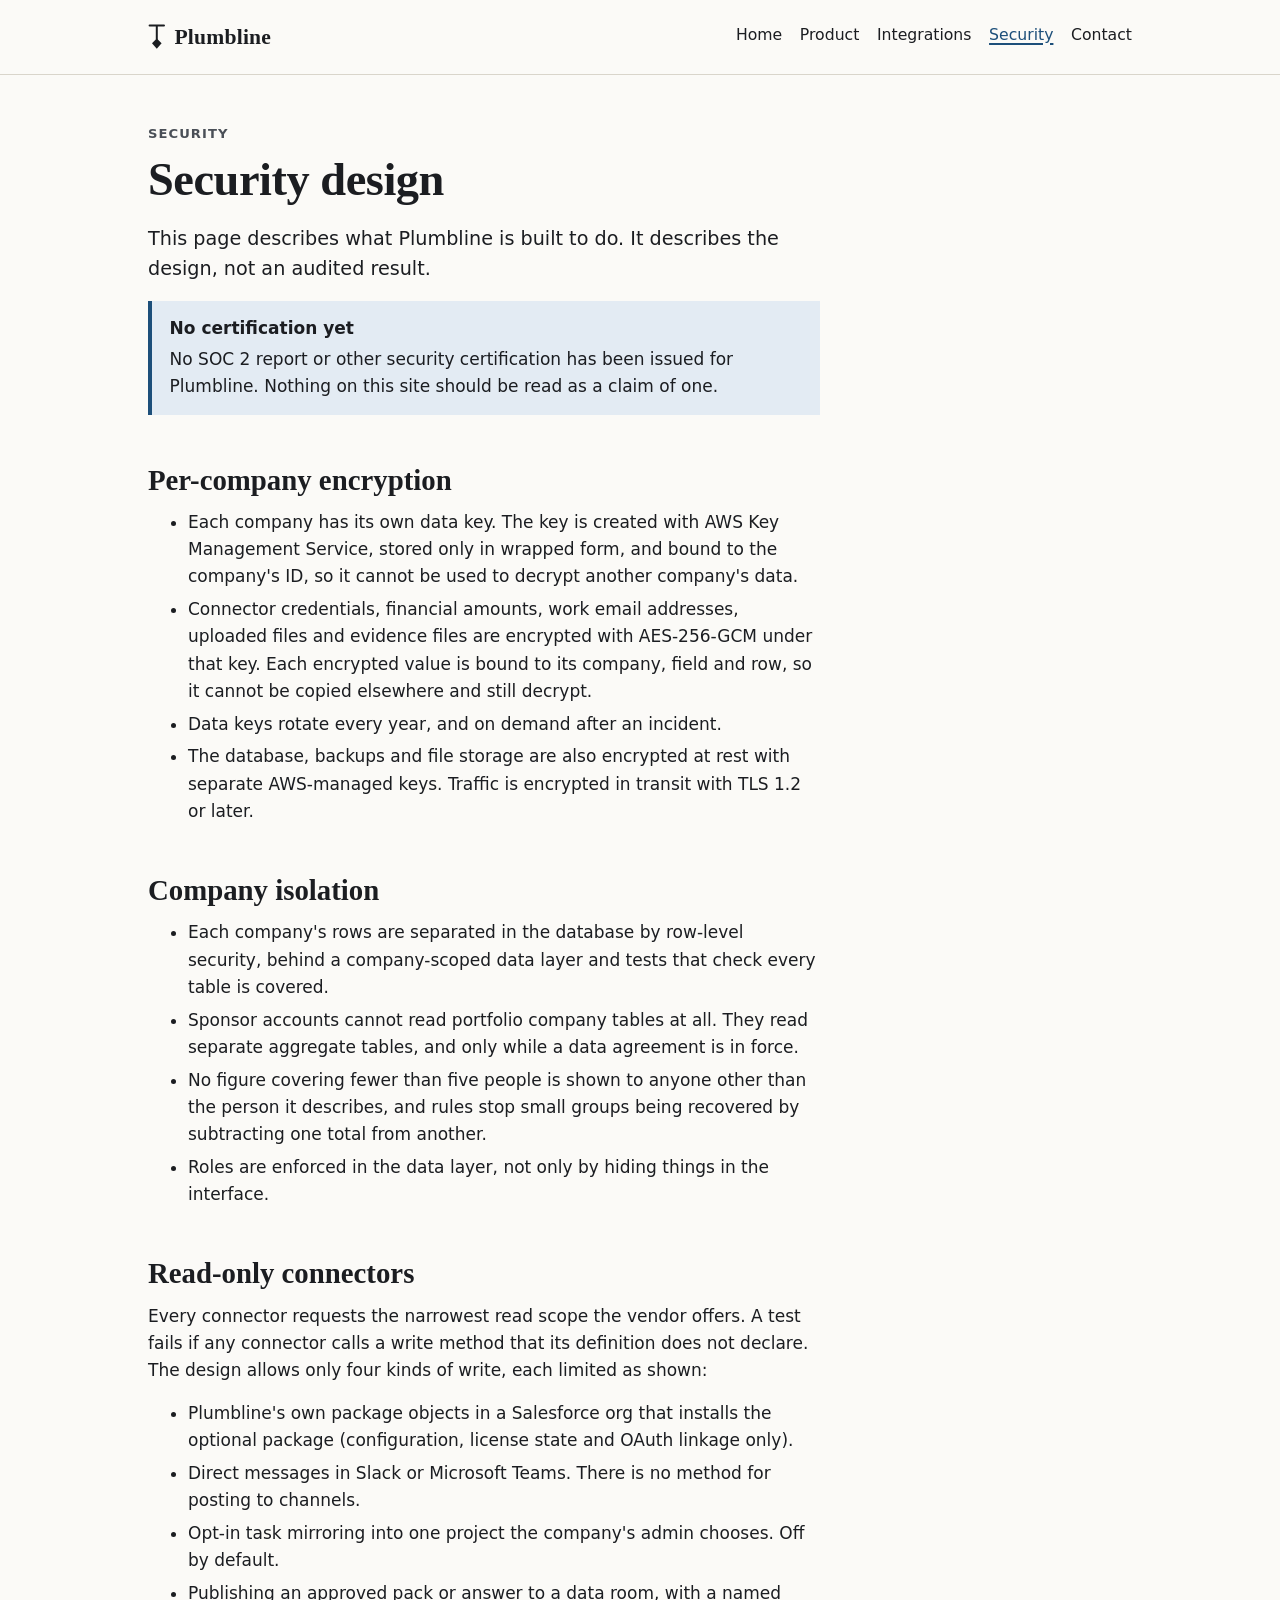
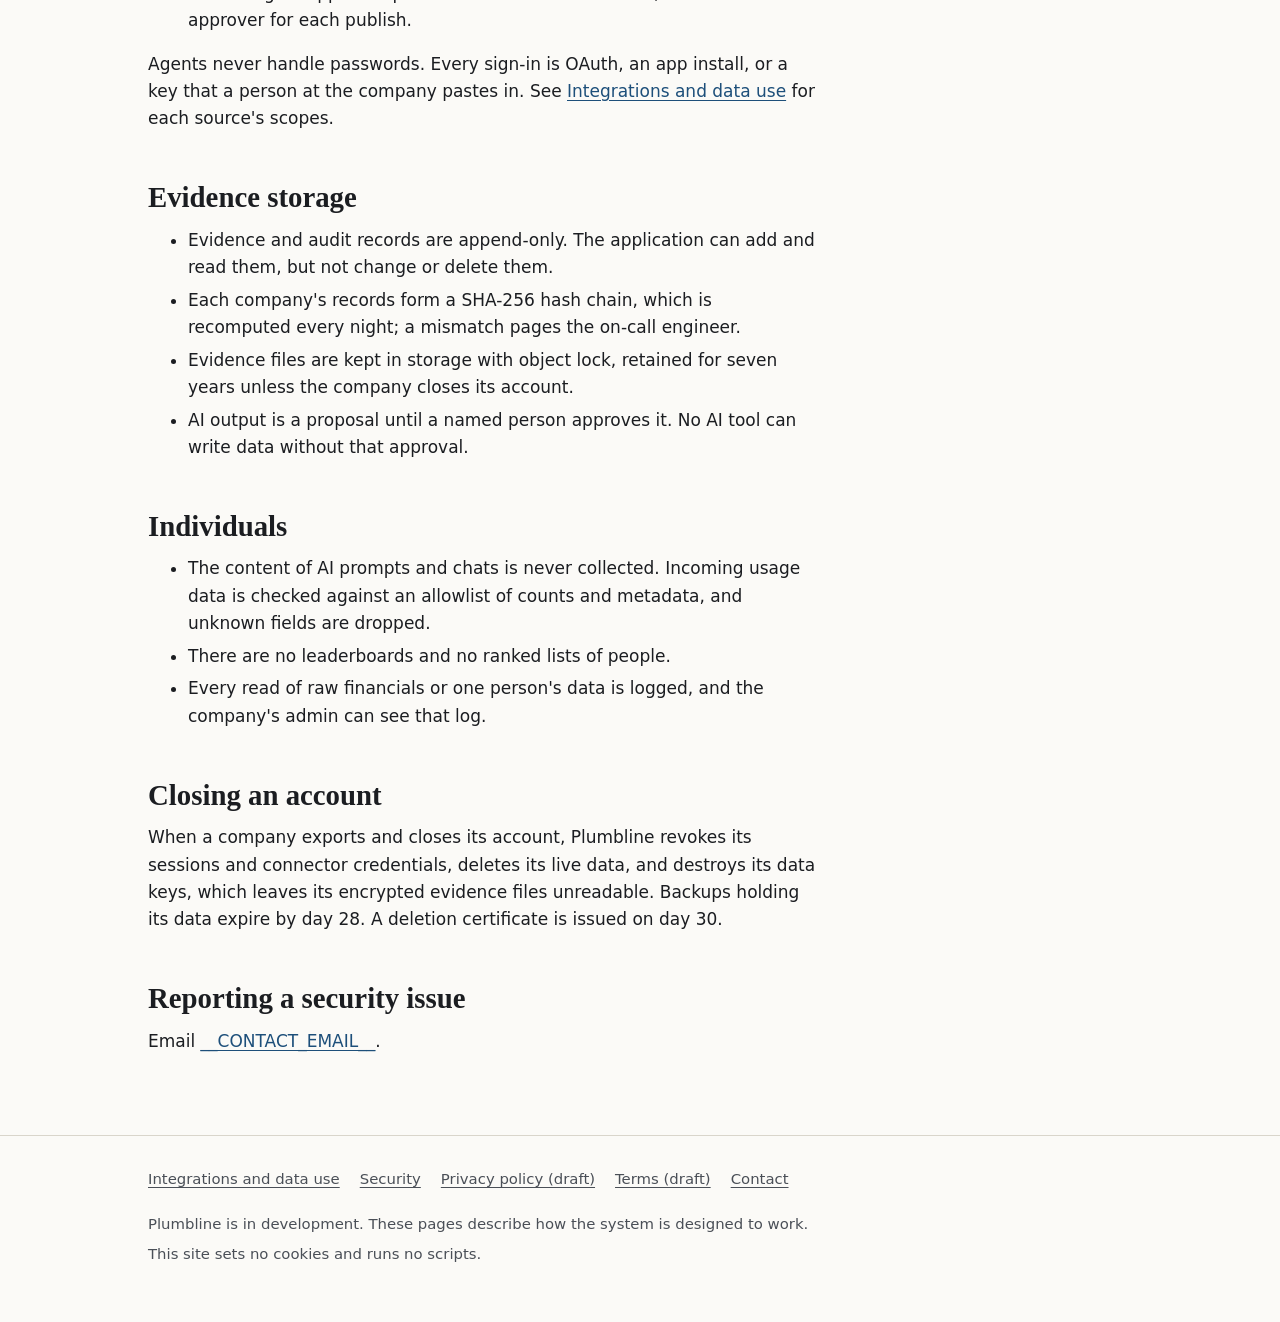
<file: src/security.html>
<!doctype html>
<html lang="en">
<head>
  <meta charset="utf-8">
  <meta name="viewport" content="width=device-width, initial-scale=1">
  <title>Security design | Plumbline</title>
  <meta name="description" content="How Plumbline is designed to protect data: per-company encryption keys, read-only connectors, append-only evidence storage and tenant isolation. No SOC 2 report has been issued yet.">
  <link rel="canonical" href="__BASE_URL__/security.html">
  <link rel="icon" href="favicon.svg" type="image/svg+xml">
  <link rel="stylesheet" href="styles.css">
</head>
<body>
  <a class="skip-link" href="#main">Skip to main content</a>
  <header class="site-header">
    <div class="wrap">
      <a class="brand" href="index.html"><svg viewBox="0 0 22 32" aria-hidden="true" focusable="false"><path d="M2 2h18M11 2v17" stroke="currentColor" stroke-width="2.5" stroke-linecap="round" fill="none"/><path d="M11 18l6 6-6 7-6-7z" fill="currentColor"/></svg><span>Plumbline</span></a>
      <nav class="site-nav" aria-label="Main">
        <ul>
        <li><a href="index.html">Home</a></li>
        <li><a href="product.html">Product</a></li>
        <li><a href="integrations.html">Integrations</a></li>
        <li><a href="security.html" aria-current="page">Security</a></li>
        <li><a href="contact.html">Contact</a></li>
        </ul>
      </nav>
    </div>
  </header>
  <main id="main" tabindex="-1">
    <div class="wrap">
      <p class="eyebrow">Security</p>
      <h1>Security design</h1>
      <p class="lede">This page describes what Plumbline is built to do. It describes the design, not an audited result.</p>

      <div class="notice">
        <p><strong>No certification yet</strong>No SOC 2 report or other security certification has been issued for Plumbline. Nothing on this site should be read as a claim of one.</p>
      </div>

      <section aria-labelledby="keys" class="prose">
        <h2 id="keys">Per-company encryption</h2>
        <ul>
          <li>Each company has its own data key. The key is created with AWS Key Management Service, stored only in wrapped form, and bound to the company's ID, so it cannot be used to decrypt another company's data.</li>
          <li>Connector credentials, financial amounts, work email addresses, uploaded files and evidence files are encrypted with AES-256-GCM under that key. Each encrypted value is bound to its company, field and row, so it cannot be copied elsewhere and still decrypt.</li>
          <li>Data keys rotate every year, and on demand after an incident.</li>
          <li>The database, backups and file storage are also encrypted at rest with separate AWS-managed keys. Traffic is encrypted in transit with TLS 1.2 or later.</li>
        </ul>
      </section>

      <section aria-labelledby="isolation" class="prose">
        <h2 id="isolation">Company isolation</h2>
        <ul>
          <li>Each company's rows are separated in the database by row-level security, behind a company-scoped data layer and tests that check every table is covered.</li>
          <li>Sponsor accounts cannot read portfolio company tables at all. They read separate aggregate tables, and only while a data agreement is in force.</li>
          <li>No figure covering fewer than five people is shown to anyone other than the person it describes, and rules stop small groups being recovered by subtracting one total from another.</li>
          <li>Roles are enforced in the data layer, not only by hiding things in the interface.</li>
        </ul>
      </section>

      <section aria-labelledby="read-only" class="prose">
        <h2 id="read-only">Read-only connectors</h2>
        <p>Every connector requests the narrowest read scope the vendor offers. A test fails if any connector calls a write method that its definition does not declare. The design allows only four kinds of write, each limited as shown:</p>
        <ul>
          <li>Plumbline's own package objects in a Salesforce org that installs the optional package (configuration, license state and OAuth linkage only).</li>
          <li>Direct messages in Slack or Microsoft Teams. There is no method for posting to channels.</li>
          <li>Opt-in task mirroring into one project the company's admin chooses. Off by default.</li>
          <li>Publishing an approved pack or answer to a data room, with a named approver for each publish.</li>
        </ul>
        <p>Agents never handle passwords. Every sign-in is OAuth, an app install, or a key that a person at the company pastes in. See <a href="integrations.html">Integrations and data use</a> for each source's scopes.</p>
      </section>

      <section aria-labelledby="evidence" class="prose">
        <h2 id="evidence">Evidence storage</h2>
        <ul>
          <li>Evidence and audit records are append-only. The application can add and read them, but not change or delete them.</li>
          <li>Each company's records form a SHA-256 hash chain, which is recomputed every night; a mismatch pages the on-call engineer.</li>
          <li>Evidence files are kept in storage with object lock, retained for seven years unless the company closes its account.</li>
          <li>AI output is a proposal until a named person approves it. No AI tool can write data without that approval.</li>
        </ul>
      </section>

      <section aria-labelledby="privacy-design" class="prose">
        <h2 id="privacy-design">Individuals</h2>
        <ul>
          <li>The content of AI prompts and chats is never collected. Incoming usage data is checked against an allowlist of counts and metadata, and unknown fields are dropped.</li>
          <li>There are no leaderboards and no ranked lists of people.</li>
          <li>Every read of raw financials or one person's data is logged, and the company's admin can see that log.</li>
        </ul>
      </section>

      <section aria-labelledby="closing" class="prose">
        <h2 id="closing">Closing an account</h2>
        <p>When a company exports and closes its account, Plumbline revokes its sessions and connector credentials, deletes its live data, and destroys its data keys, which leaves its encrypted evidence files unreadable. Backups holding its data expire by day 28. A deletion certificate is issued on day 30.</p>
      </section>

      <section aria-labelledby="report" class="prose">
        <h2 id="report">Reporting a security issue</h2>
        <p>Email <a href="mailto:__CONTACT_EMAIL__">__CONTACT_EMAIL__</a>.</p>
      </section>
    </div>
  </main>
  <footer class="site-footer">
    <div class="wrap">
      <nav aria-label="Footer">
        <ul>
          <li><a href="integrations.html">Integrations and data use</a></li>
          <li><a href="security.html">Security</a></li>
          <li><a href="privacy.html">Privacy policy (draft)</a></li>
          <li><a href="terms.html">Terms (draft)</a></li>
          <li><a href="contact.html">Contact</a></li>
        </ul>
      </nav>
      <p>Plumbline is in development. These pages describe how the system is designed to work.</p>
      <p>This site sets no cookies and runs no scripts.</p>
    </div>
  </footer>
</body>
</html>
</file>
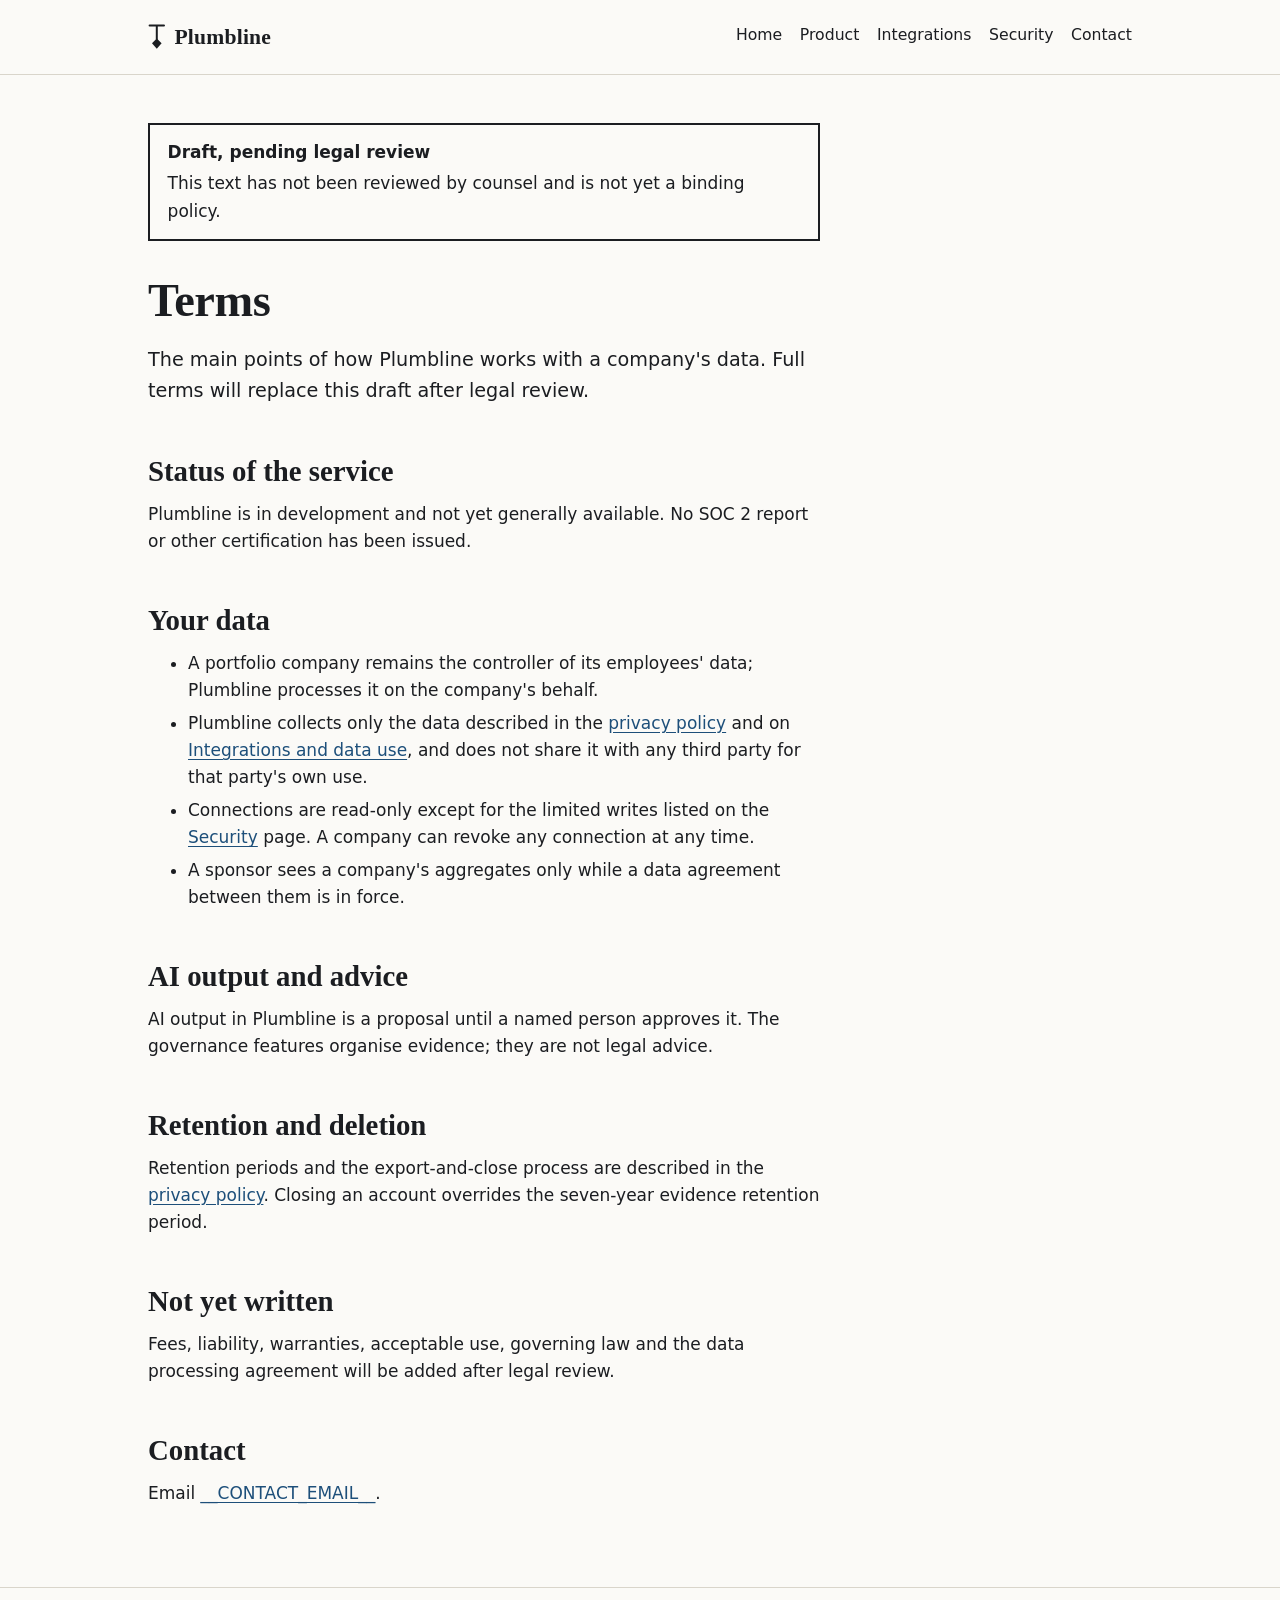
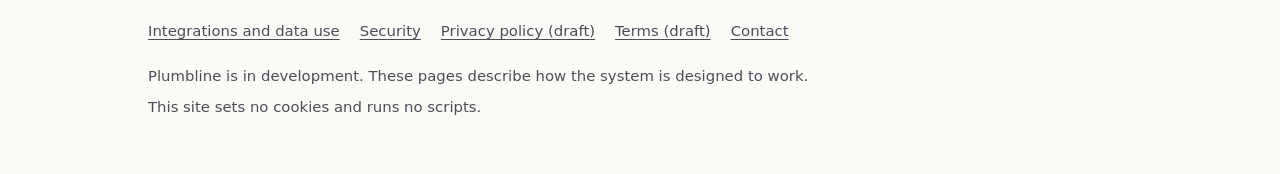
<file: src/terms.html>
<!doctype html>
<html lang="en">
<head>
  <meta charset="utf-8">
  <meta name="viewport" content="width=device-width, initial-scale=1">
  <title>Terms (draft) | Plumbline</title>
  <meta name="description" content="Draft terms for Plumbline, pending legal review: data ownership, read-only access, approvals, retention, deletion and contact.">
  <link rel="canonical" href="__BASE_URL__/terms.html">
  <link rel="icon" href="favicon.svg" type="image/svg+xml">
  <link rel="stylesheet" href="styles.css">
</head>
<body>
  <a class="skip-link" href="#main">Skip to main content</a>
  <header class="site-header">
    <div class="wrap">
      <a class="brand" href="index.html"><svg viewBox="0 0 22 32" aria-hidden="true" focusable="false"><path d="M2 2h18M11 2v17" stroke="currentColor" stroke-width="2.5" stroke-linecap="round" fill="none"/><path d="M11 18l6 6-6 7-6-7z" fill="currentColor"/></svg><span>Plumbline</span></a>
      <nav class="site-nav" aria-label="Main">
        <ul>
        <li><a href="index.html">Home</a></li>
        <li><a href="product.html">Product</a></li>
        <li><a href="integrations.html">Integrations</a></li>
        <li><a href="security.html">Security</a></li>
        <li><a href="contact.html">Contact</a></li>
        </ul>
      </nav>
    </div>
  </header>
  <main id="main" tabindex="-1">
    <div class="wrap">
      <div class="draft-banner" role="note">Draft, pending legal review<span>This text has not been reviewed by counsel and is not yet a binding policy.</span></div>
      <h1>Terms</h1>
      <p class="lede">The main points of how Plumbline works with a company's data. Full terms will replace this draft after legal review.</p>

      <section aria-labelledby="t-status" class="prose">
        <h2 id="t-status">Status of the service</h2>
        <p>Plumbline is in development and not yet generally available. No SOC 2 report or other certification has been issued.</p>
      </section>

      <section aria-labelledby="t-data" class="prose">
        <h2 id="t-data">Your data</h2>
        <ul>
          <li>A portfolio company remains the controller of its employees' data; Plumbline processes it on the company's behalf.</li>
          <li>Plumbline collects only the data described in the <a href="privacy.html">privacy policy</a> and on <a href="integrations.html">Integrations and data use</a>, and does not share it with any third party for that party's own use.</li>
          <li>Connections are read-only except for the limited writes listed on the <a href="security.html#read-only">Security</a> page. A company can revoke any connection at any time.</li>
          <li>A sponsor sees a company's aggregates only while a data agreement between them is in force.</li>
        </ul>
      </section>

      <section aria-labelledby="t-ai" class="prose">
        <h2 id="t-ai">AI output and advice</h2>
        <p>AI output in Plumbline is a proposal until a named person approves it. The governance features organise evidence; they are not legal advice.</p>
      </section>

      <section aria-labelledby="t-end" class="prose">
        <h2 id="t-end">Retention and deletion</h2>
        <p>Retention periods and the export-and-close process are described in the <a href="privacy.html#retention">privacy policy</a>. Closing an account overrides the seven-year evidence retention period.</p>
      </section>

      <section aria-labelledby="t-todo" class="prose">
        <h2 id="t-todo">Not yet written</h2>
        <p>Fees, liability, warranties, acceptable use, governing law and the data processing agreement will be added after legal review.</p>
      </section>

      <section aria-labelledby="t-contact" class="prose">
        <h2 id="t-contact">Contact</h2>
        <p>Email <a href="mailto:__CONTACT_EMAIL__">__CONTACT_EMAIL__</a>.</p>
      </section>
    </div>
  </main>
  <footer class="site-footer">
    <div class="wrap">
      <nav aria-label="Footer">
        <ul>
          <li><a href="integrations.html">Integrations and data use</a></li>
          <li><a href="security.html">Security</a></li>
          <li><a href="privacy.html">Privacy policy (draft)</a></li>
          <li><a href="terms.html">Terms (draft)</a></li>
          <li><a href="contact.html">Contact</a></li>
        </ul>
      </nav>
      <p>Plumbline is in development. These pages describe how the system is designed to work.</p>
      <p>This site sets no cookies and runs no scripts.</p>
    </div>
  </footer>
</body>
</html>
</file>
<file: src/styles.css>
/* Plumbline site. One accent colour, system fonts, light and dark themes. */
:root {
  --bg: #fbfaf7;
  --surface: #f2f0ea;
  --text: #1b1d21;
  --muted: #4a4f57;
  --rule: #d9d5cb;
  --accent: #1d4f7a;
  --accent-soft: #e3ebf3;
  --focus: #1d4f7a;
  --serif: Charter, "Bitstream Charter", "Iowan Old Style", "Palatino Linotype", Palatino, Georgia, "Times New Roman", serif;
  --sans: system-ui, -apple-system, "Segoe UI", Roboto, "Helvetica Neue", Arial, sans-serif;
  --mono: ui-monospace, SFMono-Regular, Menlo, Consolas, monospace;
  --measure: 42rem;
  color-scheme: light dark;
}
@media (prefers-color-scheme: dark) {
  :root {
    --bg: #14161a;
    --surface: #1d2026;
    --text: #ecebe7;
    --muted: #b4b7bd;
    --rule: #343842;
    --accent: #8fbfe8;
    --accent-soft: #1f2d3b;
    --focus: #8fbfe8;
  }
}
*, *::before, *::after { box-sizing: border-box; }
html { -webkit-text-size-adjust: 100%; text-size-adjust: 100%; }
body {
  margin: 0;
  background: var(--bg);
  color: var(--text);
  font-family: var(--sans);
  font-size: 1.0625rem;
  line-height: 1.6;
}
a { color: var(--accent); text-underline-offset: 0.18em; }
a:hover { text-decoration-thickness: 2px; }
:focus-visible { outline: 3px solid var(--focus); outline-offset: 3px; border-radius: 2px; }
.skip-link {
  position: absolute; left: 1rem; top: -4rem;
  background: var(--text); color: var(--bg);
  padding: 0.5rem 0.9rem; z-index: 10; text-decoration: none;
}
.skip-link:focus { top: 1rem; }
.wrap { max-width: 64rem; margin: 0 auto; padding: 0 1.25rem; }
.prose { max-width: var(--measure); }

/* Header */
.site-header { border-bottom: 1px solid var(--rule); }
.site-header .wrap {
  display: flex; flex-wrap: wrap; align-items: center;
  justify-content: space-between; gap: 0.75rem 1.5rem; padding-top: 1rem; padding-bottom: 1rem;
}
.brand {
  display: inline-flex; align-items: center; gap: 0.55rem;
  font-family: var(--serif); font-size: 1.35rem; font-weight: 700;
  color: var(--text); text-decoration: none; letter-spacing: 0.01em;
}
.brand svg { width: 1.1rem; height: 1.6rem; flex: none; }
.site-nav ul { list-style: none; margin: 0; padding: 0; display: flex; flex-wrap: wrap; gap: 0.25rem 1.1rem; }
.site-nav a { color: var(--text); text-decoration: none; font-size: 0.98rem; padding: 0.35rem 0; display: inline-block; }
.site-nav a:hover { text-decoration: underline; }
.site-nav a[aria-current="page"] { color: var(--accent); text-decoration: underline; text-decoration-thickness: 2px; }

/* Type */
h1, h2, h3 { font-family: var(--serif); line-height: 1.2; font-weight: 700; }
h1 { font-size: clamp(2rem, 5vw, 2.9rem); margin: 0 0 1rem; letter-spacing: -0.01em; }
h2 { font-size: clamp(1.45rem, 3vw, 1.8rem); margin: 3rem 0 0.75rem; }
h3 { font-size: 1.2rem; margin: 1.75rem 0 0.5rem; }
p, ul, ol, dl { margin: 0 0 1rem; }
li { margin-bottom: 0.35rem; }
.lede { font-size: 1.2rem; color: var(--text); max-width: var(--measure); }
.muted { color: var(--muted); }
.eyebrow {
  font-size: 0.82rem; letter-spacing: 0.08em; text-transform: uppercase;
  color: var(--muted); margin-bottom: 0.5rem; font-weight: 600;
}
code { font-family: var(--mono); font-size: 0.9em; background: var(--surface); padding: 0.08em 0.3em; border-radius: 3px; overflow-wrap: anywhere; }

main { padding: 3rem 0 4rem; }
.hero { padding-bottom: 1rem; }
.hero .principle { font-family: var(--serif); font-style: italic; color: var(--muted); font-size: 1.1rem; }

/* Notices */
.notice {
  border-left: 4px solid var(--accent); background: var(--accent-soft);
  padding: 0.9rem 1.1rem; margin: 0 0 2rem; max-width: var(--measure);
}
.notice p:last-child { margin-bottom: 0; }
.notice strong { display: block; margin-bottom: 0.2rem; }
.draft-banner {
  border: 2px solid var(--text); padding: 0.9rem 1.1rem; margin: 0 0 2rem;
  font-weight: 700; max-width: var(--measure);
}
.draft-banner span { display: block; font-weight: 400; margin-top: 0.25rem; }

/* Three-column sections */
.cols { display: grid; gap: 2rem; grid-template-columns: 1fr; margin-top: 2.5rem; }
@media (min-width: 52rem) { .cols { grid-template-columns: repeat(3, 1fr); } }
.cols section { border-top: 2px solid var(--accent); padding-top: 1rem; }
.cols h2 { margin-top: 0; font-size: 1.3rem; }

/* Source cards on Integrations */
.source { border-top: 1px solid var(--rule); padding-top: 0.5rem; margin-top: 3rem; }
.source h2 { margin-top: 1rem; }
.facts { display: grid; gap: 0 2rem; grid-template-columns: 1fr; }
@media (min-width: 48rem) { .facts { grid-template-columns: 1fr 1fr; } }
.tag {
  display: inline-block; font-size: 0.8rem; font-weight: 600; letter-spacing: 0.04em;
  border: 1px solid var(--accent); color: var(--accent); border-radius: 999px;
  padding: 0.05rem 0.6rem; margin-left: 0.4rem; vertical-align: middle; font-family: var(--sans);
}

/* Tables */
.table-wrap { overflow-x: auto; margin: 0 0 1.25rem; }
table { border-collapse: collapse; width: 100%; font-size: 0.95rem; }
caption { text-align: left; font-weight: 600; padding-bottom: 0.4rem; }
th, td { text-align: left; vertical-align: top; padding: 0.55rem 0.75rem 0.55rem 0; border-bottom: 1px solid var(--rule); }
th { font-weight: 600; }
thead th { border-bottom: 2px solid var(--text); }

/* Diagrams */
figure { margin: 2rem 0; }
figure svg { width: 100%; height: auto; max-width: 44rem; display: block; }
figcaption { color: var(--muted); font-size: 0.92rem; margin-top: 0.6rem; max-width: var(--measure); }
.d-box { fill: var(--surface); stroke: var(--rule); stroke-width: 1.5; }
.d-accent { fill: var(--accent-soft); stroke: var(--accent); stroke-width: 2; }
.d-line { stroke: var(--muted); stroke-width: 2; fill: none; }
.d-head { fill: var(--muted); }
.d-text { fill: var(--text); font-family: var(--sans); font-size: 15px; }
.d-strong { fill: var(--text); font-family: var(--serif); font-size: 17px; font-weight: 700; }
.d-small { fill: var(--muted); font-family: var(--sans); font-size: 13px; }
.h0 { fill: var(--bg); stroke: var(--rule); stroke-width: 1.5; }
.h1 { fill: var(--accent); fill-opacity: 0.22; }
.h2 { fill: var(--accent); fill-opacity: 0.5; }
.h3 { fill: var(--accent); fill-opacity: 0.85; }

ol.steps { padding-left: 1.3rem; max-width: var(--measure); }
ol.steps li { margin-bottom: 0.7rem; }

.cta { margin-top: 2.5rem; font-size: 1.1rem; }

/* Footer */
.site-footer { border-top: 1px solid var(--rule); padding: 2rem 0 3rem; color: var(--muted); font-size: 0.93rem; }
.site-footer ul { list-style: none; padding: 0; margin: 0 0 1rem; display: flex; flex-wrap: wrap; gap: 0.25rem 1.25rem; }
.site-footer a { color: var(--muted); }
.site-footer p { margin: 0 0 0.4rem; }

@media (prefers-reduced-motion: reduce) { * { scroll-behavior: auto !important; } }
figure svg.fig-sm { max-width: 21rem; }
figure svg.fig-md { max-width: 28rem; }
</file>
